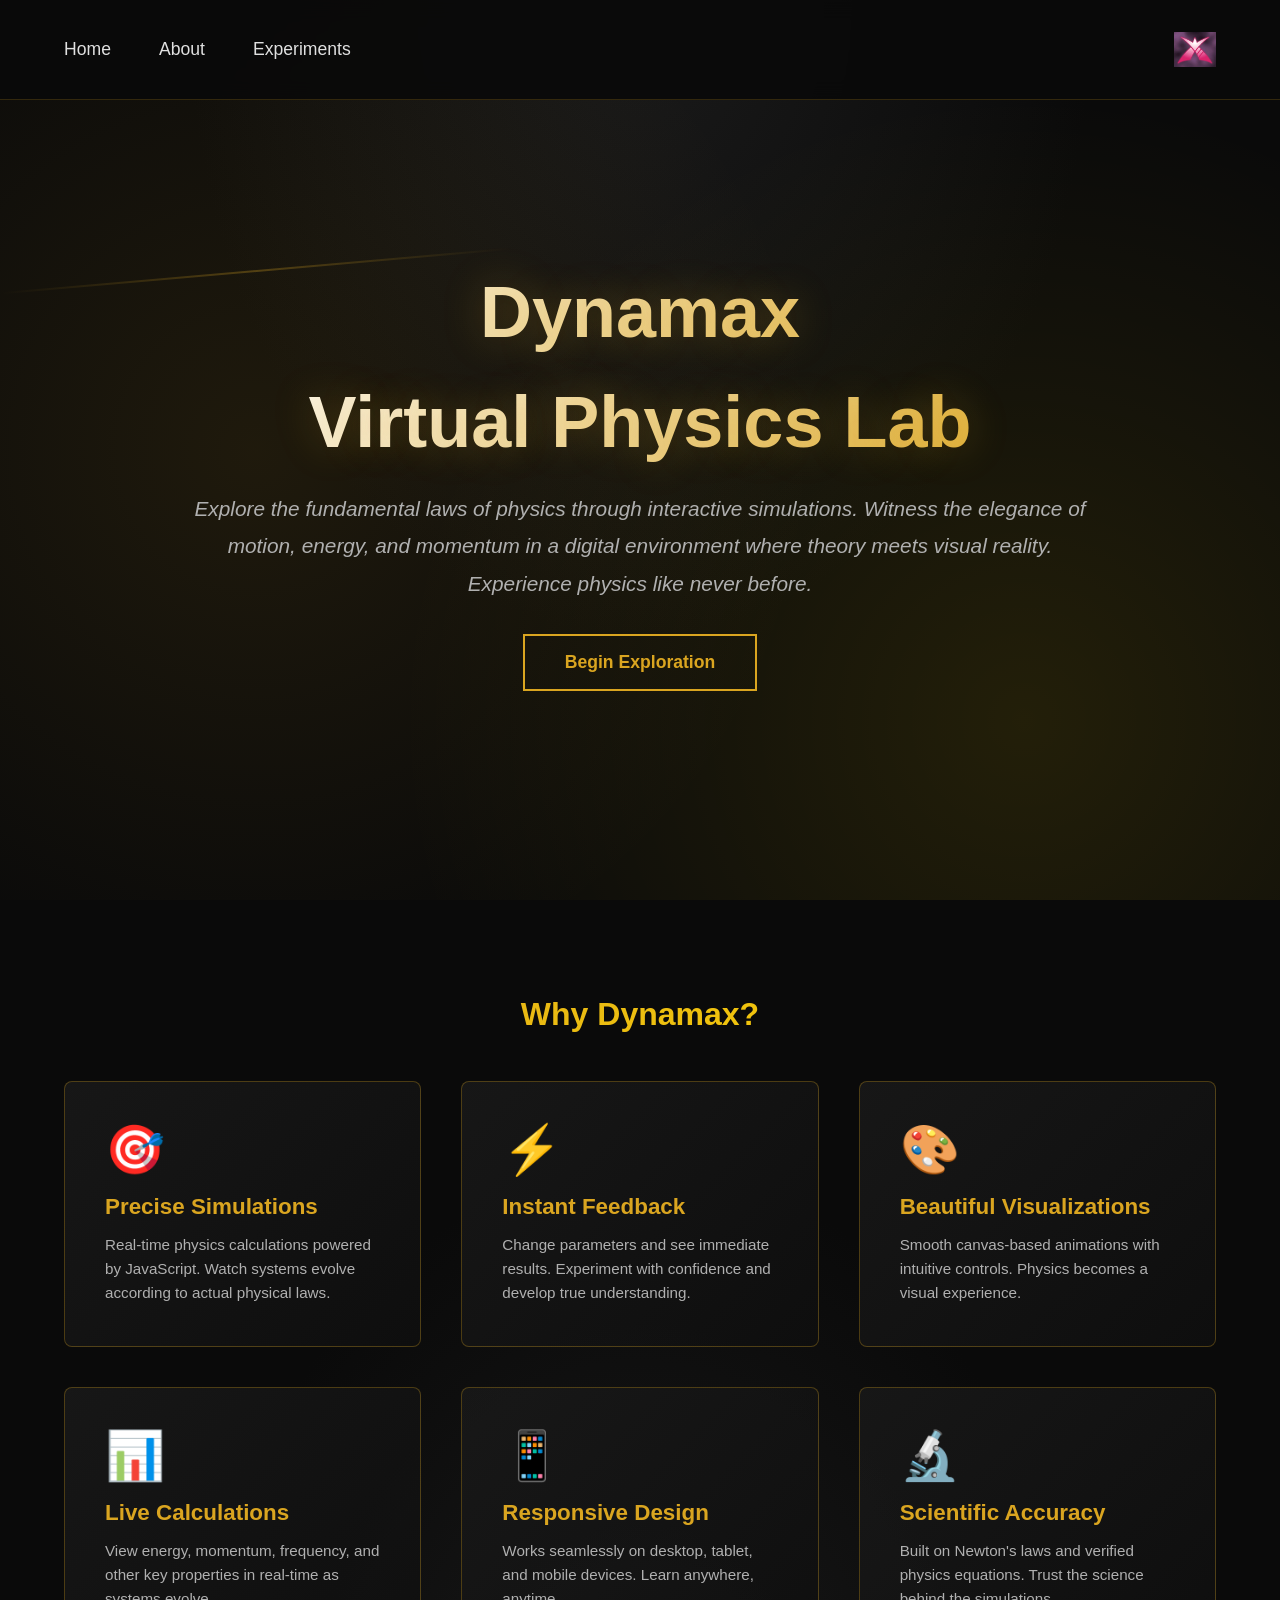
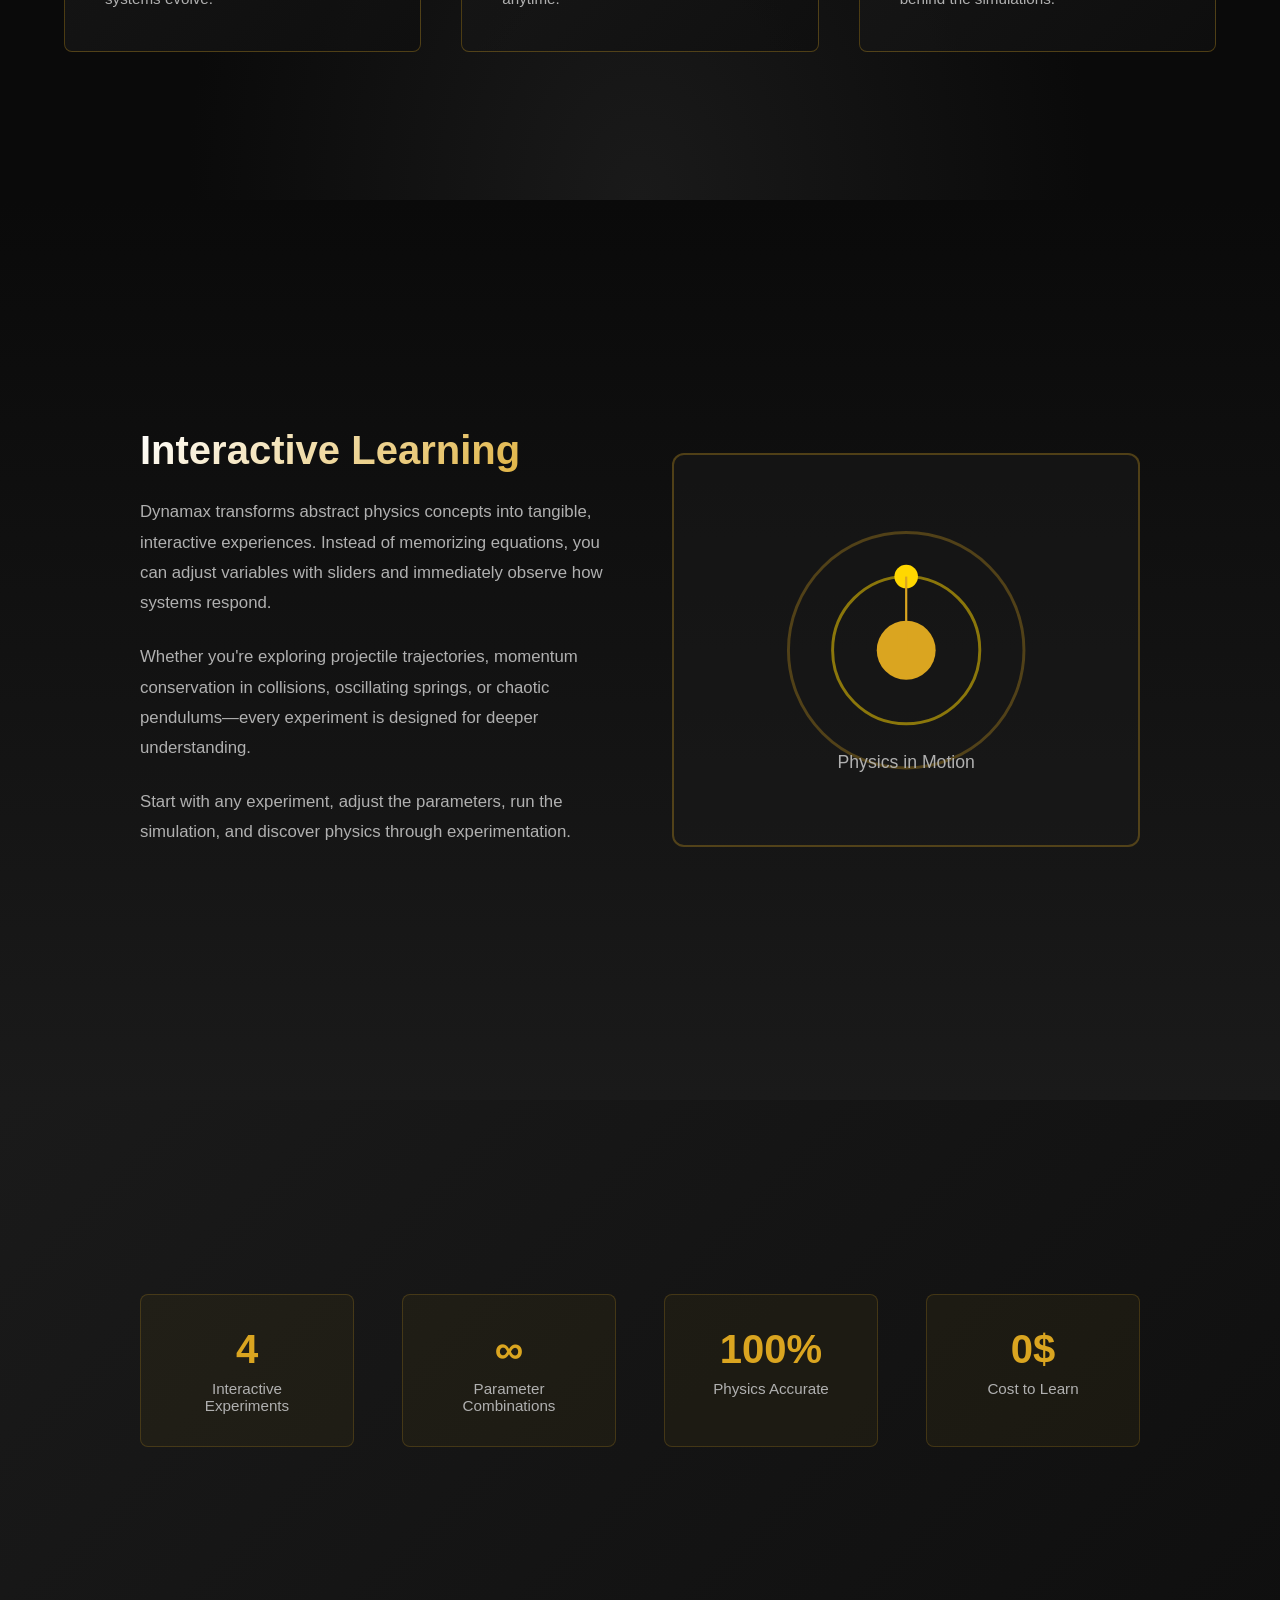
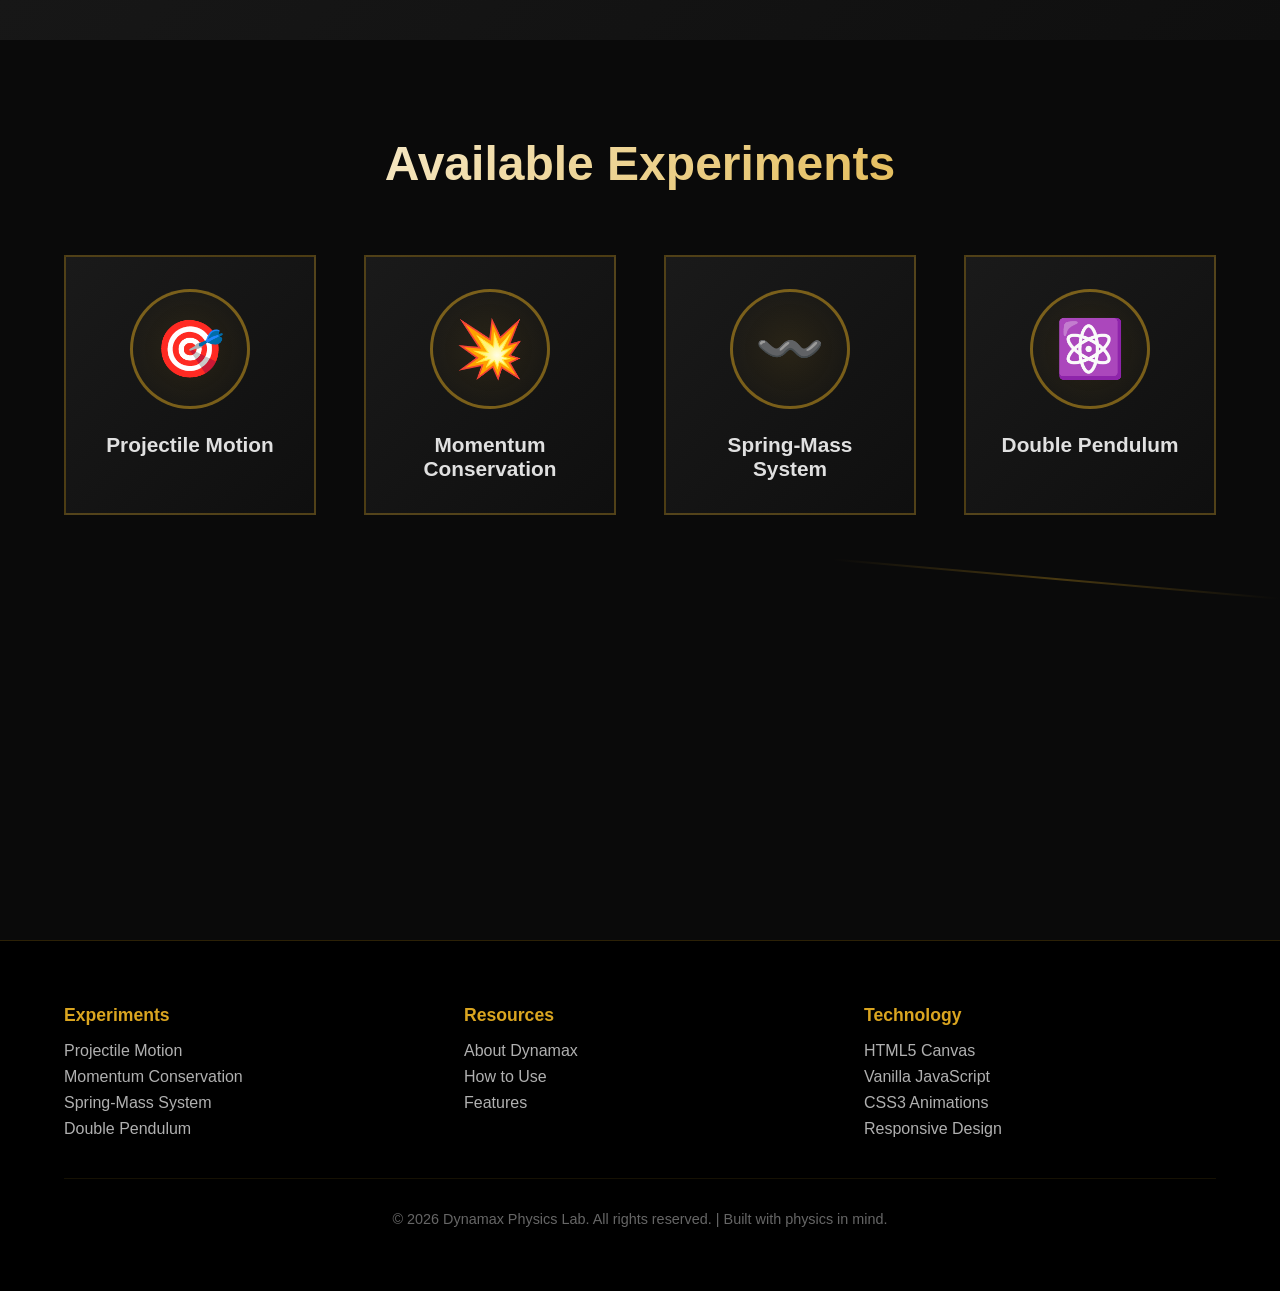
<file: pages/index.html>
<!DOCTYPE html>
<html lang="en">
<head>
    <meta charset="UTF-8">
    <meta name="viewport" content="width=device-width, initial-scale=1.0">
    <title>Dynamax:Virtual Physics Lab</title>
    <link rel="stylesheet" href="../css/style.css">
    <style>
        .features-section {
            min-height: 100vh;
            padding: 6rem 4rem;
            background: radial-gradient(ellipse at bottom, #1a1a1a 0%, #0a0a0a 50%);
            position: relative;
        }

        .section-subtitle {
            font-size: 2rem;
            text-align: center;
            margin-bottom: 3rem;
            background: linear-gradient(135deg, #daa520, #ffd700);
            -webkit-background-clip: text;
            -webkit-text-fill-color: transparent;
            background-clip: text;
        }

        .features-grid {
            display: grid;
            grid-template-columns: repeat(auto-fit, minmax(300px, 1fr));
            gap: 2.5rem;
            max-width: 1300px;
            margin: 0 auto;
        }

        .feature-card {
            background: linear-gradient(135deg, rgba(26, 26, 26, 0.8), rgba(15, 15, 15, 0.8));
            border: 1px solid rgba(218, 165, 32, 0.3);
            padding: 2.5rem;
            border-radius: 8px;
            transition: all 0.4s;
            position: relative;
            overflow: hidden;
        }

        .feature-card::before {
            content: '';
            position: absolute;
            top: 0;
            left: 0;
            right: 0;
            height: 3px;
            background: linear-gradient(90deg, #daa520, #ffd700, transparent);
            transform: scaleX(0);
            transform-origin: left;
            transition: transform 0.4s;
        }

        .feature-card:hover::before {
            transform: scaleX(1);
        }

        .feature-card:hover {
            transform: translateY(-8px);
            border-color: #daa520;
            box-shadow: 0 15px 40px rgba(218, 165, 32, 0.25);
        }

        .feature-icon {
            font-size: 3rem;
            margin-bottom: 1rem;
            display: inline-block;
        }

        .feature-card h3 {
            color: #daa520;
            font-size: 1.4rem;
            margin-bottom: 0.8rem;
        }

        .feature-card p {
            color: #b0b0b0;
            line-height: 1.6;
            font-size: 0.95rem;
        }

        .demo-section {
            min-height: 100vh;
            padding: 6rem 4rem;
            display: flex;
            align-items: center;
            justify-content: center;
            background: linear-gradient(to bottom, #0a0a0a, #1a1a1a);
            position: relative;
            overflow: hidden;
        }

        .demo-content {
            max-width: 1000px;
            display: grid;
            grid-template-columns: 1fr 1fr;
            gap: 4rem;
            align-items: center;
        }

        .demo-text h2 {
            font-size: 2.5rem;
            margin-bottom: 1.5rem;
            background: linear-gradient(135deg, #ffffff, #daa520);
            -webkit-background-clip: text;
            -webkit-text-fill-color: transparent;
            background-clip: text;
        }

        .demo-text p {
            color: #b0b0b0;
            font-size: 1.05rem;
            line-height: 1.8;
            margin-bottom: 1.5rem;
        }

        .demo-visual {
            background: rgba(26, 26, 26, 0.5);
            border: 2px solid rgba(218, 165, 32, 0.3);
            border-radius: 12px;
            padding: 3rem;
            text-align: center;
            min-height: 300px;
            display: flex;
            align-items: center;
            justify-content: center;
            position: relative;
        }

        .demo-visual svg {
            max-width: 100%;
            height: auto;
        }

        .physics-icon {
            font-size: 4rem;
            margin-bottom: 1rem;
        }

        .demo-visual h3 {
            color: #daa520;
            font-size: 1.3rem;
            margin-bottom: 0.5rem;
        }

        .demo-visual p {
            color: #999;
            font-size: 0.9rem;
        }

        .stats-section {
            min-height: 60vh;
            padding: 4rem;
            background: linear-gradient(135deg, #1a1a1a, #0f0f0f);
            display: flex;
            align-items: center;
            justify-content: center;
        }

        .stats-grid {
            display: grid;
            grid-template-columns: repeat(auto-fit, minmax(200px, 1fr));
            gap: 3rem;
            max-width: 1000px;
            width: 100%;
        }

        .stat-box {
            text-align: center;
            padding: 2rem;
            border: 1px solid rgba(218, 165, 32, 0.2);
            border-radius: 8px;
            background: rgba(218, 165, 32, 0.05);
            transition: all 0.3s;
        }

        .stat-box:hover {
            border-color: #daa520;
            box-shadow: 0 0 20px rgba(218, 165, 32, 0.2);
            transform: translateY(-5px);
        }

        .stat-number {
            font-size: 2.5rem;
            color: #daa520;
            font-weight: bold;
            margin-bottom: 0.5rem;
        }

        .stat-label {
            color: #b0b0b0;
            font-size: 0.95rem;
        }

        .footer {
            background: #000;
            border-top: 1px solid rgba(218, 165, 32, 0.2);
            padding: 4rem;
            color: #b0b0b0;
        }

        .footer-content {
            max-width: 1200px;
            margin: 0 auto;
            display: grid;
            grid-template-columns: repeat(auto-fit, minmax(250px, 1fr));
            gap: 3rem;
            margin-bottom: 2rem;
        }

        .footer-section h4 {
            color: #daa520;
            margin-bottom: 1rem;
            font-size: 1.1rem;
        }

        .footer-section ul {
            list-style: none;
        }

        .footer-section ul li {
            margin-bottom: 0.5rem;
        }

        .footer-section a {
            color: #b0b0b0;
            text-decoration: none;
            transition: color 0.3s;
        }

        .footer-section a:hover {
            color: #daa520;
        }

        .footer-bottom {
            max-width: 1200px;
            margin: 0 auto;
            padding-top: 2rem;
            border-top: 1px solid rgba(218, 165, 32, 0.1);
            text-align: center;
            color: #666;
            font-size: 0.9rem;
        }

        @media (max-width: 768px) {
            .demo-content {
                grid-template-columns: 1fr;
            }

            .demo-text h2 {
                font-size: 1.8rem;
            }

            .features-section {
                padding: 3rem 2rem;
            }

            .footer-content {
                grid-template-columns: 1fr;
            }
        }
    </style>
</head>

<body>
    <nav>
        <ul class="nav-links">
            <li><a href="#home">Home</a></li>
            <li><a href="./about.html">About</a></li>
            <li><a href="#experiments">Experiments</a></li>
        </ul>
        <div class="logo"><img src="../assets/icons/DMaxLogo.png" alt="Logo"></div>
    </nav>

    <section class="hero" id="home">
        <div class="crack-line crack-1"></div>
        <div class="hero-content">
            <h1>Dynamax</h1>
            <h1>Virtual Physics Lab</h1>
            <p>
                <em>Explore the fundamental laws of physics through interactive simulations. 
                Witness the elegance of motion, energy, and momentum in a digital environment 
                where theory meets visual reality. Experience physics like never before.</em>
            </p>
            <a href="#experiments" class="cta-button">Begin Exploration</a>
        </div>
    </section>

    <section class="features-section">
        <h2 class="section-subtitle">Why Dynamax?</h2>
        <div class="features-grid">
            <div class="feature-card">
                <div class="feature-icon">🎯</div>
                <h3>Precise Simulations</h3>
                <p>Real-time physics calculations powered by JavaScript. Watch systems evolve according to actual physical laws.</p>
            </div>
            <div class="feature-card">
                <div class="feature-icon">⚡</div>
                <h3>Instant Feedback</h3>
                <p>Change parameters and see immediate results. Experiment with confidence and develop true understanding.</p>
            </div>
            <div class="feature-card">
                <div class="feature-icon">🎨</div>
                <h3>Beautiful Visualizations</h3>
                <p>Smooth canvas-based animations with intuitive controls. Physics becomes a visual experience.</p>
            </div>
            <div class="feature-card">
                <div class="feature-icon">📊</div>
                <h3>Live Calculations</h3>
                <p>View energy, momentum, frequency, and other key properties in real-time as systems evolve.</p>
            </div>
            <div class="feature-card">
                <div class="feature-icon">📱</div>
                <h3>Responsive Design</h3>
                <p>Works seamlessly on desktop, tablet, and mobile devices. Learn anywhere, anytime.</p>
            </div>
            <div class="feature-card">
                <div class="feature-icon">🔬</div>
                <h3>Scientific Accuracy</h3>
                <p>Built on Newton's laws and verified physics equations. Trust the science behind the simulations.</p>
            </div>
        </div>
    </section>

    <section class="demo-section">
        <div class="demo-content">
            <div class="demo-text">
                <h2>Interactive Learning</h2>
                <p>
                    Dynamax transforms abstract physics concepts into tangible, interactive experiences. Instead of memorizing equations, 
                    you can adjust variables with sliders and immediately observe how systems respond.
                </p>
                <p>
                    Whether you're exploring projectile trajectories, momentum conservation in collisions, oscillating springs, 
                    or chaotic pendulums—every experiment is designed for deeper understanding.
                </p>
                <p>
                    Start with any experiment, adjust the parameters, run the simulation, and discover physics through experimentation.
                </p>
            </div>
            <div class="demo-visual">
                <svg viewBox="0 0 200 200" style="width: 80%; height: auto;">
                    <!-- Simple animated-style SVG -->
                    <circle cx="100" cy="100" r="80" fill="none" stroke="#daa520" stroke-width="2" opacity="0.3"/>
                    <circle cx="100" cy="100" r="50" fill="none" stroke="#ffd700" stroke-width="2" opacity="0.5"/>
                    <circle cx="100" cy="100" r="20" fill="#daa520"/>
                    <circle cx="100" cy="50" r="8" fill="#ffd700"/>
                    <line x1="100" y1="100" x2="100" y2="50" stroke="#daa520" stroke-width="1.5"/>
                    <text x="100" y="180" text-anchor="middle" fill="#b0b0b0" font-size="12">Physics in Motion</text>
                </svg>
            </div>
        </div>
    </section>

    <section class="stats-section">
        <div class="stats-grid">
            <div class="stat-box">
                <div class="stat-number">4</div>
                <div class="stat-label">Interactive Experiments</div>
            </div>
            <div class="stat-box">
                <div class="stat-number">∞</div>
                <div class="stat-label">Parameter Combinations</div>
            </div>
            <div class="stat-box">
                <div class="stat-number">100%</div>
                <div class="stat-label">Physics Accurate</div>
            </div>
            <div class="stat-box">
                <div class="stat-number">0$</div>
                <div class="stat-label">Cost to Learn</div>
            </div>
        </div>
    </section>

    <section class="experiments-section" id="experiments">
        <div class="crack-line crack-2"></div>
        <h2 class="section-title">Available Experiments</h2>
        <div class="experiments-grid" id="experimentsGrid">
            <div class="experiment-card" onclick="location.href='./experiments-pages/projectile.html'">
                <div class="experiment-icon">🎯</div>
                <div class="experiment-name">Projectile Motion</div>
            </div>
            <div class="experiment-card" onclick="location.href='./experiments-pages/collision.html'">
                <div class="experiment-icon">💥</div>
                <div class="experiment-name">Momentum Conservation</div>
            </div>
            <div class="experiment-card" onclick="location.href='./experiments-pages/spring-mass.html'">
                <div class="experiment-icon">〰️</div>
                <div class="experiment-name">Spring-Mass System</div>
            </div>
            <div class="experiment-card" onclick="location.href='./experiments-pages/double-pendulum.html'">
                <div class="experiment-icon">⚛️</div>
                <div class="experiment-name">Double Pendulum</div>
            </div>
        </div>
    </section>

    <footer class="footer">
        <div class="footer-content">
            <div class="footer-section">
                <h4>Experiments</h4>
                <ul>
                    <li><a href="./experiments-pages/projectile.html">Projectile Motion</a></li>
                    <li><a href="./experiments-pages/collision.html">Momentum Conservation</a></li>
                    <li><a href="./experiments-pages/spring-mass.html">Spring-Mass System</a></li>
                    <li><a href="./experiments-pages/double-pendulum.html">Double Pendulum</a></li>
                </ul>
            </div>
            <div class="footer-section">
                <h4>Resources</h4>
                <ul>
                    <li><a href="./about.html">About Dynamax</a></li>
                    <li><a href="./about.html">How to Use</a></li>
                    <li><a href="./about.html">Features</a></li>
                </ul>
            </div>
            <div class="footer-section">
                <h4>Technology</h4>
                <ul>
                    <li>HTML5 Canvas</li>
                    <li>Vanilla JavaScript</li>
                    <li>CSS3 Animations</li>
                    <li>Responsive Design</li>
                </ul>
            </div>
        </div>
        <div class="footer-bottom">
            <p>&copy; 2026 Dynamax Physics Lab. All rights reserved. | Built with physics in mind.</p>
        </div>
    </footer>

    <script src="../js/index.js"></script>
</body>
</html>
</file>
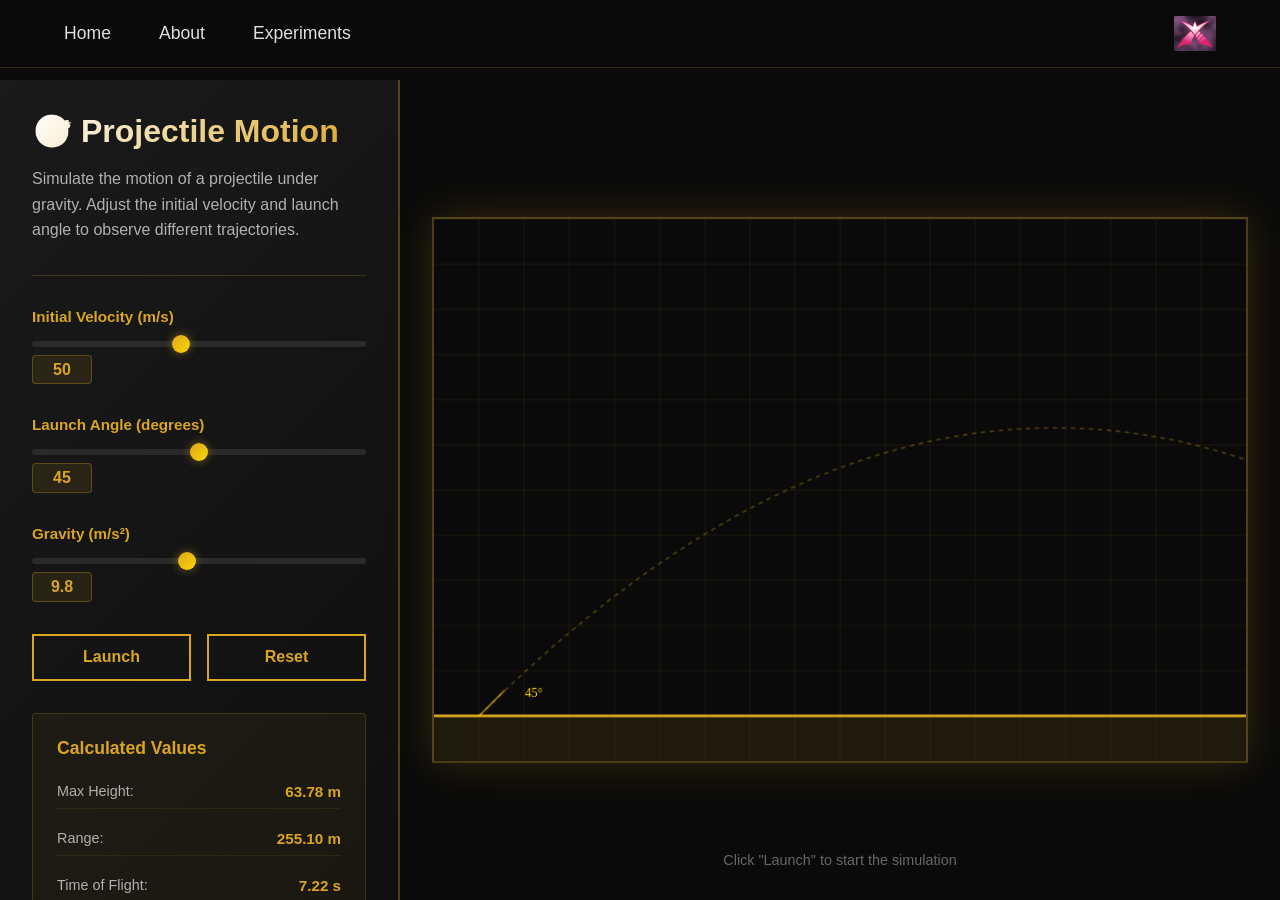
<file: projectile.html>
<!DOCTYPE html>
<html lang="en">
<head>
    <meta charset="UTF-8">
    <meta name="viewport" content="width=device-width, initial-scale=1.0">
    <title>Projectile Motion - Virtual Physics Lab</title>
    <link rel="stylesheet" href="css/projectile.css">
</head>
<body>
    
    <nav>
        <ul class="nav-links">
            <li><a href="index.html">Home</a></li>
            <li><a href="#about">About</a></li>
            <li><a href="index.html#experiments">Experiments</a></li>
        </ul>
        <div class="logo"><img src="assets/icons/DMaxLogo.png" alt="logo"></div>
    </nav>

    <main class="experiment-container">
        <aside class="controls-panel">
            <h2 class="panel-title">🎯 Projectile Motion</h2>
            <p class="description">
                Simulate the motion of a projectile under gravity. Adjust the initial velocity and launch angle to observe different trajectories.
            </p>

            <div class="control-group">
                <label for="velocity">Initial Velocity (m/s)</label>
                <input type="range" id="velocity" min="10" max="100" value="50" step="1">
                <span class="value-display" id="velocityValue">50</span>
            </div>

            <div class="control-group">
                <label for="angle">Launch Angle (degrees)</label>
                <input type="range" id="angle" min="0" max="90" value="45" step="1">
                <span class="value-display" id="angleValue">45</span>
            </div>

            <div class="control-group">
                <label for="gravity">Gravity (m/s²)</label>
                <input type="range" id="gravity" min="1" max="20" value="9.8" step="0.1">
                <span class="value-display" id="gravityValue">9.8</span>
            </div>

            <div class="button-group">
                <button id="launchBtn" class="primary-btn">Launch</button>
                <button id="resetBtn" class="secondary-btn">Reset</button>
            </div>

            <div class="info-panel">
                <h3>Calculated Values</h3>
                <div class="info-item">
                    <span class="info-label">Max Height:</span>
                    <span class="info-value" id="maxHeight">0.00 m</span>
                </div>
                <div class="info-item">
                    <span class="info-label">Range:</span>
                    <span class="info-value" id="range">0.00 m</span>
                </div>
                <div class="info-item">
                    <span class="info-label">Time of Flight:</span>
                    <span class="info-value" id="flightTime">0.00 s</span>
                </div>
                <div class="info-item">
                    <span class="info-label">Current Height:</span>
                    <span class="info-value" id="currentHeight">0.00 m</span>
                </div>
            </div>

            <div class="toggle-group">
                <label class="toggle-label">
                    <input type="checkbox" id="showTrajectory" checked>
                    <span>Show Trajectory Path</span>
                </label>
                <label class="toggle-label">
                    <input type="checkbox" id="showVectors">
                    <span>Show Velocity Vectors</span>
                </label>
            </div>
        </aside>

        <section class="canvas-panel">
            <canvas id="simulationCanvas"></canvas>
            <div class="canvas-info">
                <p>Click "Launch" to start the simulation</p>
            </div>
        </section>
    </main>

    <script src="js/projectile.js"></script>
</body>
</html>
</file>
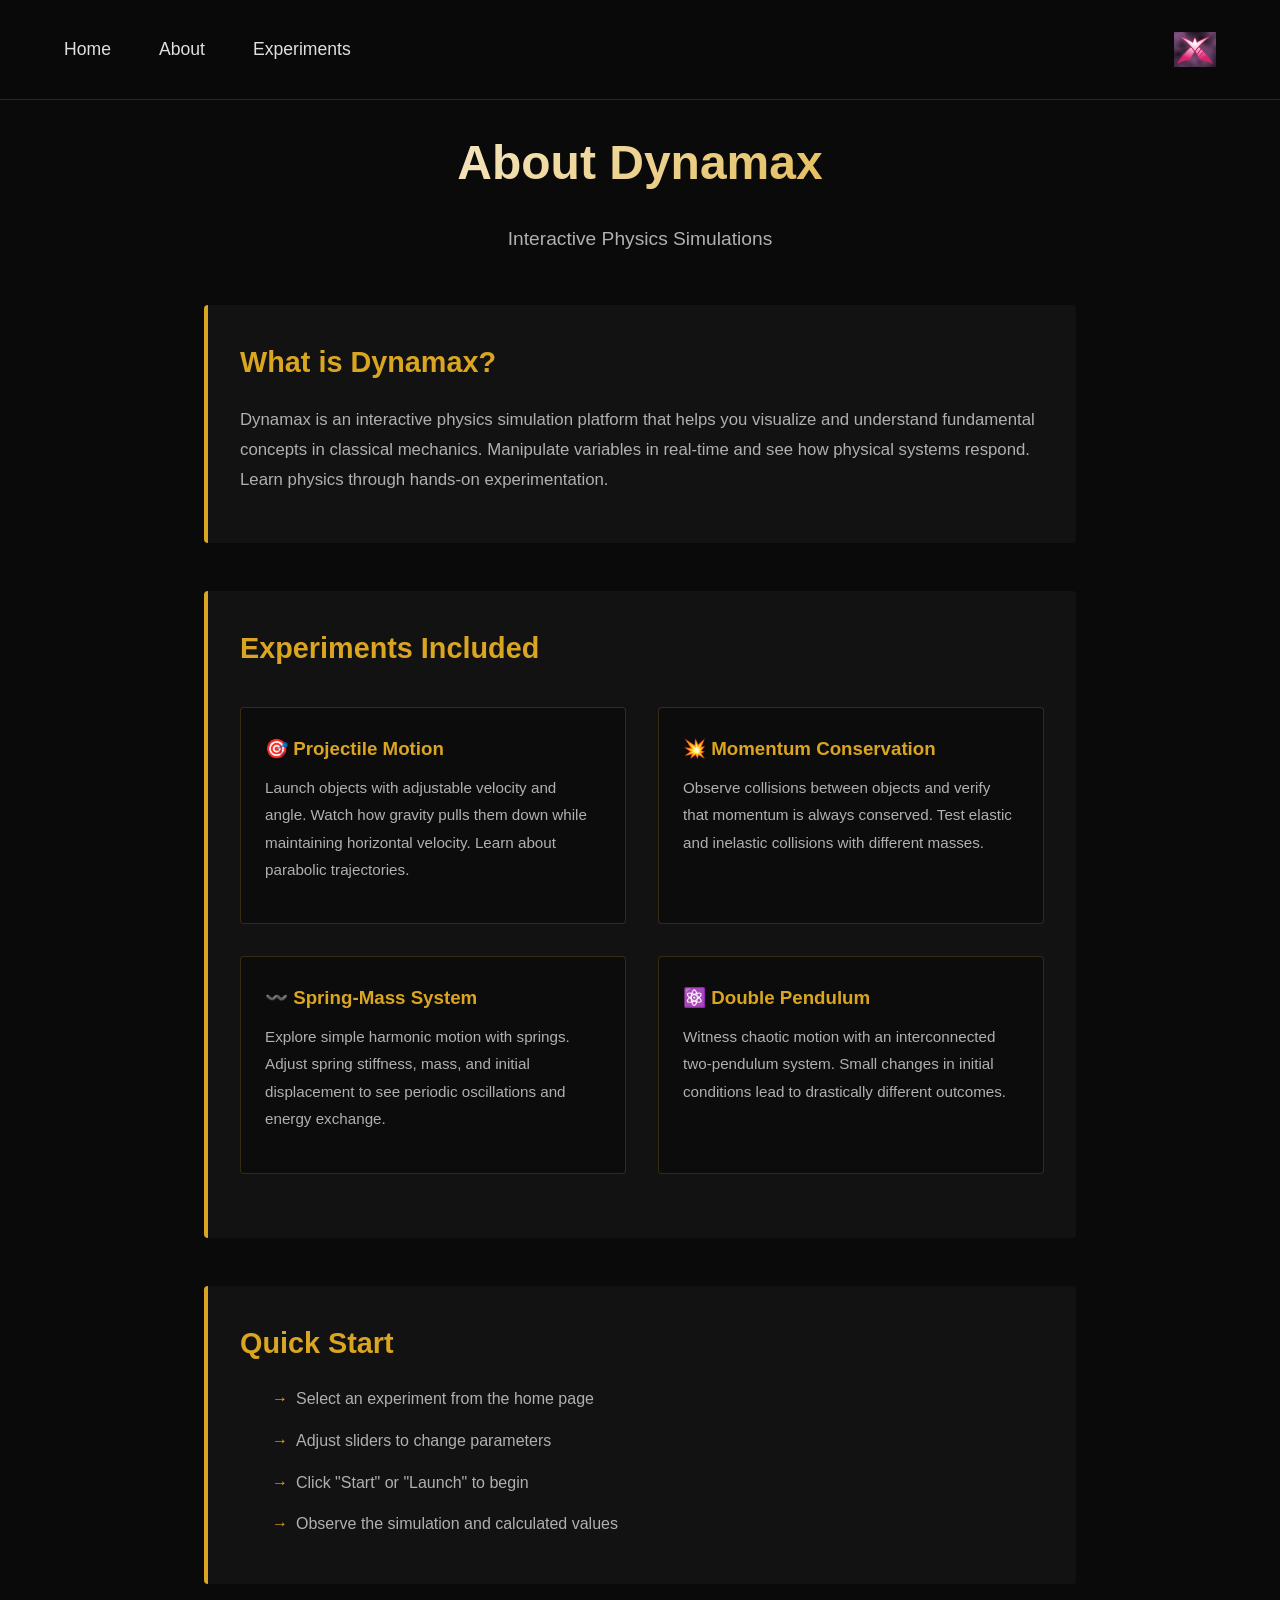
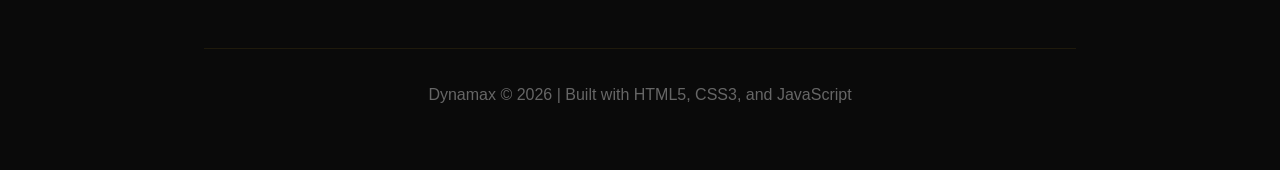
<file: pages/about.html>
<!DOCTYPE html>
<html lang="en">
<head>
    <meta charset="UTF-8">
    <meta name="viewport" content="width=device-width, initial-scale=1.0">
    <title>About - Virtual Physics Lab</title>
    <link rel="stylesheet" href="../css/style.css">
    <style>
        .about-container {
            max-width: 1000px;
            margin: 0 auto;
            padding: 120px 4rem 60px;
            line-height: 1.8;
        }

        .about-header {
            text-align: center;
            margin-bottom: 3rem;
        }

        .about-header h1 {
            font-size: 3rem;
            margin-bottom: 1rem;
            background: linear-gradient(135deg, #ffffff, #daa520);
            -webkit-background-clip: text;
            -webkit-text-fill-color: transparent;
            background-clip: text;
        }

        .about-section {
            margin-bottom: 3rem;
            background: rgba(26, 26, 26, 0.5);
            padding: 2rem;
            border-left: 4px solid #daa520;
            border-radius: 4px;
        }

        .about-section h2 {
            color: #daa520;
            font-size: 1.8rem;
            margin-bottom: 1rem;
        }

        .about-section p {
            color: #b0b0b0;
            font-size: 1.05rem;
            margin-bottom: 1rem;
        }

        .about-section ul {
            color: #b0b0b0;
            margin-left: 2rem;
            list-style: none;
        }

        .about-section ul li {
            margin-bottom: 0.8rem;
            position: relative;
            padding-left: 1.5rem;
        }

        .about-section ul li:before {
            content: "→";
            position: absolute;
            left: 0;
            color: #daa520;
            font-weight: bold;
        }

        .experiments-list {
            display: grid;
            grid-template-columns: repeat(auto-fit, minmax(250px, 1fr));
            gap: 2rem;
            margin: 2rem 0;
        }

        .experiment-item {
            background: rgba(0, 0, 0, 0.3);
            padding: 1.5rem;
            border: 1px solid rgba(218, 165, 32, 0.2);
            border-radius: 4px;
            transition: all 0.3s;
        }

        .experiment-item:hover {
            border-color: #daa520;
            transform: translateY(-5px);
            box-shadow: 0 5px 20px rgba(218, 165, 32, 0.2);
        }

        .experiment-item h3 {
            color: #daa520;
            margin-bottom: 0.5rem;
        }

        .experiment-item p {
            font-size: 0.95rem;
        }

        .footer-text {
            text-align: center;
            color: #666;
            margin-top: 4rem;
            padding-top: 2rem;
            border-top: 1px solid rgba(218, 165, 32, 0.1);
        }

        @media (max-width: 768px) {
            .about-container {
                padding: 100px 2rem 40px;
            }

            .about-header h1 {
                font-size: 2rem;
            }

            .about-section {
                padding: 1.5rem;
            }
        }
    </style>
</head>
<body>
    <nav>
        <ul class="nav-links">
            <li><a href="./index.html">Home</a></li>
            <li><a href="#about">About</a></li>
            <li><a href="./index.html#experiments">Experiments</a></li>
        </ul>
        <div class="logo"><img src="../assets/icons/DMaxLogo.png" alt="Logo"></div>
    </nav>

    <div class="about-container">
        <div class="about-header">
            <h1>About Dynamax</h1>
            <p style="color: #b0b0b0; font-size: 1.2rem;">Interactive Physics Simulations</p>
        </div>

        <div class="about-section">
            <h2>What is Dynamax?</h2>
            <p>
                Dynamax is an interactive physics simulation platform that helps you visualize and understand 
                fundamental concepts in classical mechanics. Manipulate variables in real-time and see how physical 
                systems respond. Learn physics through hands-on experimentation.
            </p>
        </div>

        <div class="about-section">
            <h2>Experiments Included</h2>
            <div class="experiments-list">
                <div class="experiment-item">
                    <h3>🎯 Projectile Motion</h3>
                    <p>Launch objects with adjustable velocity and angle. Watch how gravity pulls them down while maintaining horizontal velocity. Learn about parabolic trajectories.</p>
                </div>
                <div class="experiment-item">
                    <h3>💥 Momentum Conservation</h3>
                    <p>Observe collisions between objects and verify that momentum is always conserved. Test elastic and inelastic collisions with different masses.</p>
                </div>
                <div class="experiment-item">
                    <h3>〰️ Spring-Mass System</h3>
                    <p>Explore simple harmonic motion with springs. Adjust spring stiffness, mass, and initial displacement to see periodic oscillations and energy exchange.</p>
                </div>
                <div class="experiment-item">
                    <h3>⚛️ Double Pendulum</h3>
                    <p>Witness chaotic motion with an interconnected two-pendulum system. Small changes in initial conditions lead to drastically different outcomes.</p>
                </div>
            </div>
        </div>

        <div class="about-section">
            <h2>Quick Start</h2>
            <ul>
                <li>Select an experiment from the home page</li>
                <li>Adjust sliders to change parameters</li>
                <li>Click "Start" or "Launch" to begin</li>
                <li>Observe the simulation and calculated values</li>
            </ul>
        </div>

        <div class="footer-text">
            <p>Dynamax © 2026 | Built with HTML5, CSS3, and JavaScript</p>
        </div>
    </div>
</body>
</html>
</file>
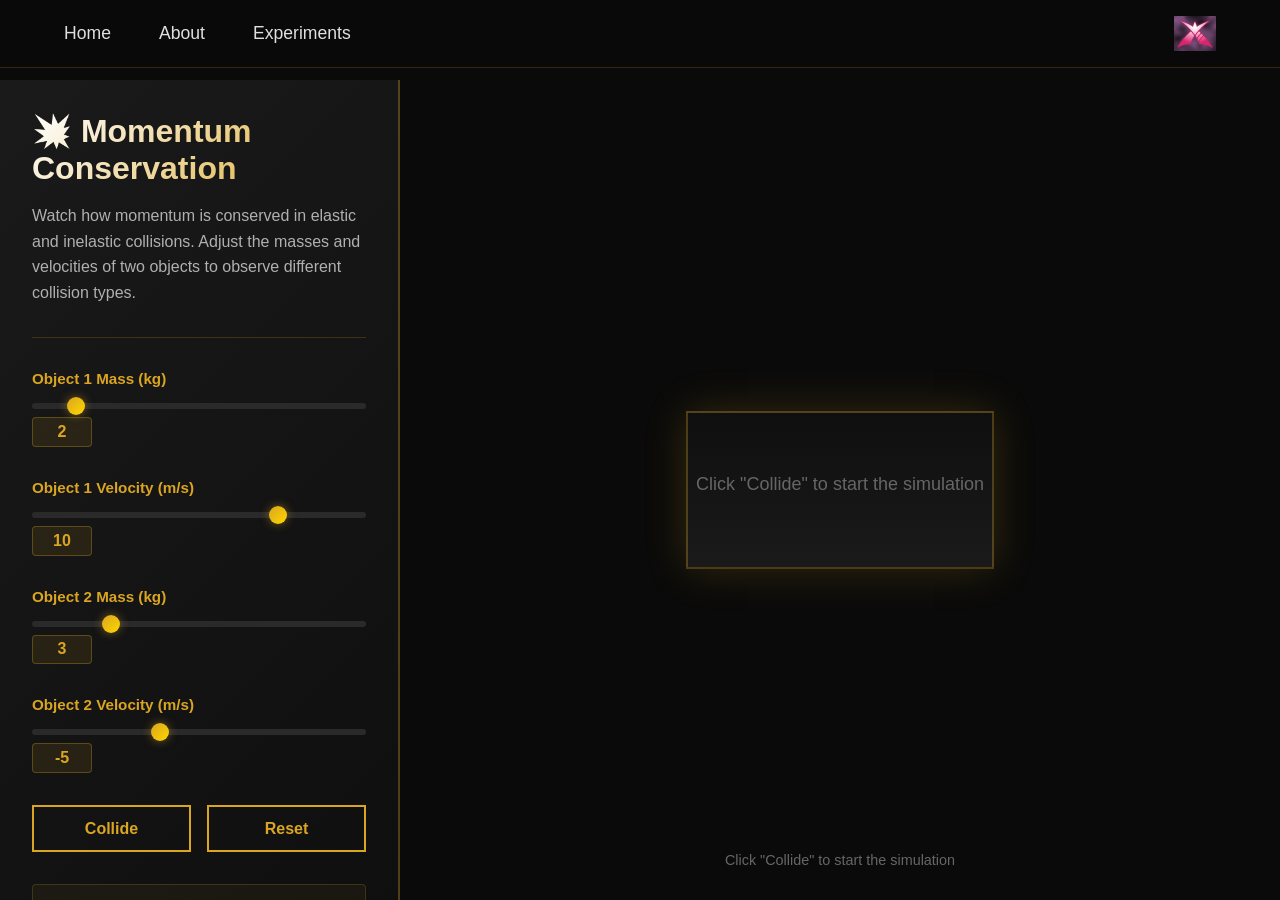
<file: pages/experiments-pages/collision.html>
<!DOCTYPE html>
<html lang="en">
<head>
    <meta charset="UTF-8">
    <meta name="viewport" content="width=device-width, initial-scale=1.0">
    <title>Collision - Virtual Physics Lab</title>
    <link rel="stylesheet" href="../../css/collision.css">
</head>
<body>
    
    <nav>
        <ul class="nav-links">
            <li><a href="../index.html">Home</a></li>
            <li><a href="../about.html">About</a></li>
            <li><a href="../index.html#experiments">Experiments</a></li>
        </ul>
        <div class="logo"><img src="../../assets/icons/DMaxLogo.png" alt="logo"></div>
    </nav>

    <main class="experiment-container">
        <aside class="controls-panel">
            <h2 class="panel-title">💥 Momentum Conservation</h2>
            <p class="description">
                Watch how momentum is conserved in elastic and inelastic collisions. Adjust the masses and velocities of two objects to observe different collision types.
            </p>

            <div class="control-group">
                <label for="mass1">Object 1 Mass (kg)</label>
                <input type="range" id="mass1" min="1" max="10" value="2" step="0.5">
                <span class="value-display" id="mass1Value">2</span>
            </div>

            <div class="control-group">
                <label for="velocity1">Object 1 Velocity (m/s)</label>
                <input type="range" id="velocity1" min="-20" max="20" value="10" step="1">
                <span class="value-display" id="velocity1Value">10</span>
            </div>

            <div class="control-group">
                <label for="mass2">Object 2 Mass (kg)</label>
                <input type="range" id="mass2" min="1" max="10" value="3" step="0.5">
                <span class="value-display" id="mass2Value">3</span>
            </div>

            <div class="control-group">
                <label for="velocity2">Object 2 Velocity (m/s)</label>
                <input type="range" id="velocity2" min="-20" max="20" value="-5" step="1">
                <span class="value-display" id="velocity2Value">-5</span>
            </div>

            <div class="button-group">
                <button id="collideBtn" class="primary-btn">Collide</button>
                <button id="resetBtn" class="secondary-btn">Reset</button>
            </div>

            <div class="info-panel">
                <h3>System Values</h3>
                <div class="info-item">
                    <span class="info-label">Initial Momentum:</span>
                    <span class="info-value" id="initialMomentum">0.00 kg·m/s</span>
                </div>
                <div class="info-item">
                    <span class="info-label">Final Momentum:</span>
                    <span class="info-value" id="finalMomentum">0.00 kg·m/s</span>
                </div>
                <div class="info-item">
                    <span class="info-label">Energy Loss:</span>
                    <span class="info-value" id="energyLoss">0.00 %</span>
                </div>
            </div>

            <div class="toggle-group">
                <label class="toggle-label">
                    <input type="checkbox" id="elasticCollision" checked>
                    <span>Elastic Collision</span>
                </label>
                <label class="toggle-label">
                    <input type="checkbox" id="showVectors">
                    <span>Show Vectors</span>
                </label>
            </div>
        </aside>

        <section class="canvas-panel">
            <canvas id="simulationCanvas"></canvas>
            <div class="canvas-info">
                <p>Click "Collide" to start the simulation</p>
            </div>
        </section>
    </main>

    <script src="../../js/collision.js"></script>
</body>
</html>
</file>
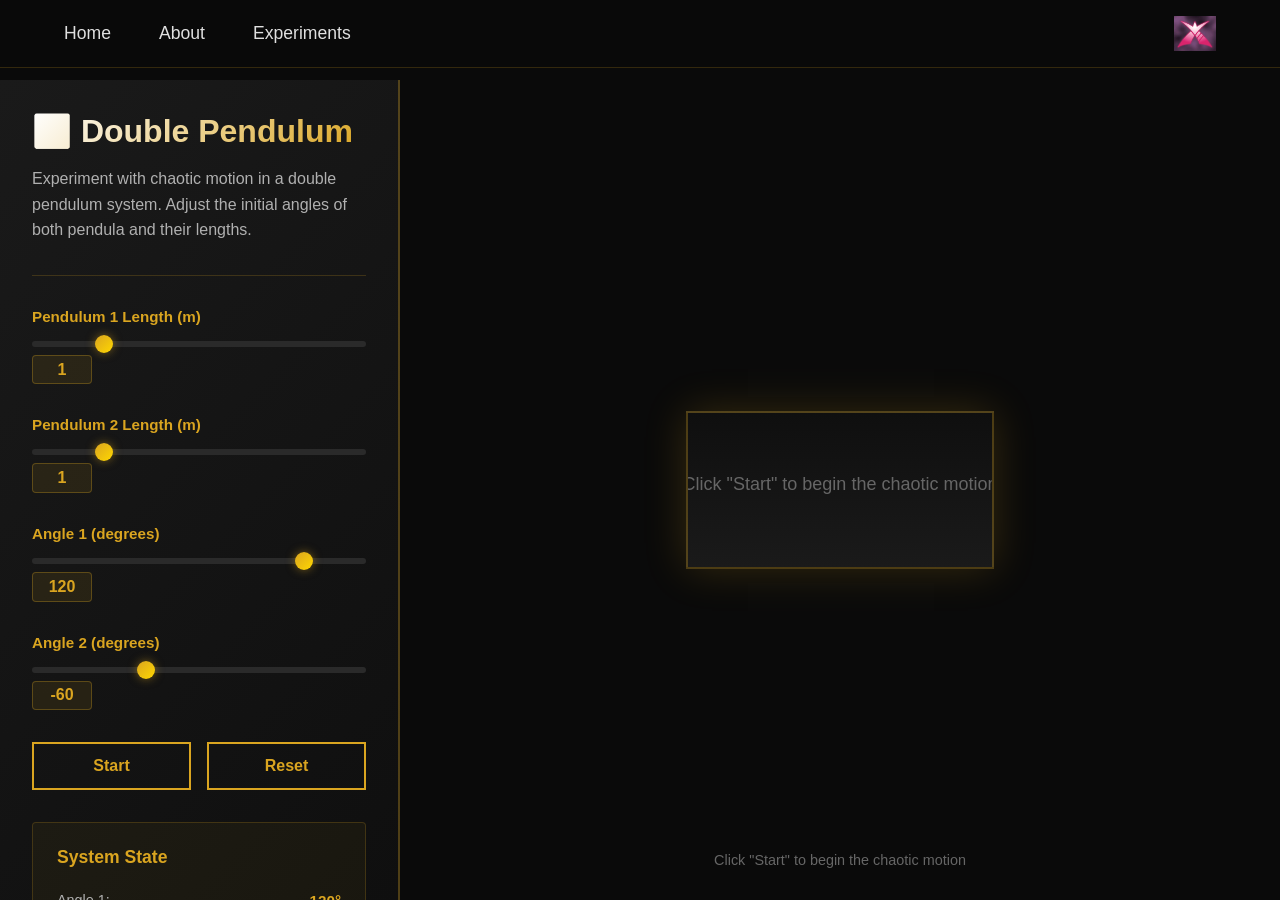
<file: pages/experiments-pages/double-pendulum.html>
<!DOCTYPE html>
<html lang="en">
<head>
    <meta charset="UTF-8">
    <meta name="viewport" content="width=device-width, initial-scale=1.0">
    <title>Double Pendulum - Virtual Physics Lab</title>
    <link rel="stylesheet" href="../../css/double-pendulum.css">
</head>
<body>
    
    <nav>
        <ul class="nav-links">
            <li><a href="../index.html">Home</a></li>
            <li><a href="../about.html">About</a></li>
            <li><a href="../index.html#experiments">Experiments</a></li>
        </ul>
        <div class="logo"><img src="../../assets/icons/DMaxLogo.png" alt="logo"></div>
    </nav>

    <main class="experiment-container">
        <aside class="controls-panel">
            <h2 class="panel-title">⚛️ Double Pendulum</h2>
            <p class="description">
                Experiment with chaotic motion in a double pendulum system. Adjust the initial angles of both pendula and their lengths.
            </p>

            <div class="control-group">
                <label for="length1">Pendulum 1 Length (m)</label>
                <input type="range" id="length1" min="0.5" max="3" value="1" step="0.1">
                <span class="value-display" id="length1Value">1</span>
            </div>

            <div class="control-group">
                <label for="length2">Pendulum 2 Length (m)</label>
                <input type="range" id="length2" min="0.5" max="3" value="1" step="0.1">
                <span class="value-display" id="length2Value">1</span>
            </div>

            <div class="control-group">
                <label for="angle1">Angle 1 (degrees)</label>
                <input type="range" id="angle1" min="-180" max="180" value="120" step="5">
                <span class="value-display" id="angle1Value">120</span>
            </div>

            <div class="control-group">
                <label for="angle2">Angle 2 (degrees)</label>
                <input type="range" id="angle2" min="-180" max="180" value="-60" step="5">
                <span class="value-display" id="angle2Value">-60</span>
            </div>

            <div class="button-group">
                <button id="startBtn" class="primary-btn">Start</button>
                <button id="resetBtn" class="secondary-btn">Reset</button>
            </div>

            <div class="info-panel">
                <h3>System State</h3>
                <div class="info-item">
                    <span class="info-label">Angle 1:</span>
                    <span class="info-value" id="displayAngle1">120°</span>
                </div>
                <div class="info-item">
                    <span class="info-label">Angle 2:</span>
                    <span class="info-value" id="displayAngle2">-60°</span>
                </div>
                <div class="info-item">
                    <span class="info-label">Total Energy:</span>
                    <span class="info-value" id="totalEnergy">0.00 J</span>
                </div>
            </div>

            <div class="toggle-group">
                <label class="toggle-label">
                    <input type="checkbox" id="showTrace" checked>
                    <span>Show Trace</span>
                </label>
                <label class="toggle-label">
                    <input type="checkbox" id="slowMotion">
                    <span>Slow Motion</span>
                </label>
            </div>
        </aside>

        <section class="canvas-panel">
            <canvas id="simulationCanvas"></canvas>
            <div class="canvas-info">
                <p>Click "Start" to begin the chaotic motion</p>
            </div>
        </section>
    </main>

    <script src="../../js/double-pendulum.js"></script>
</body>
</html>
</file>
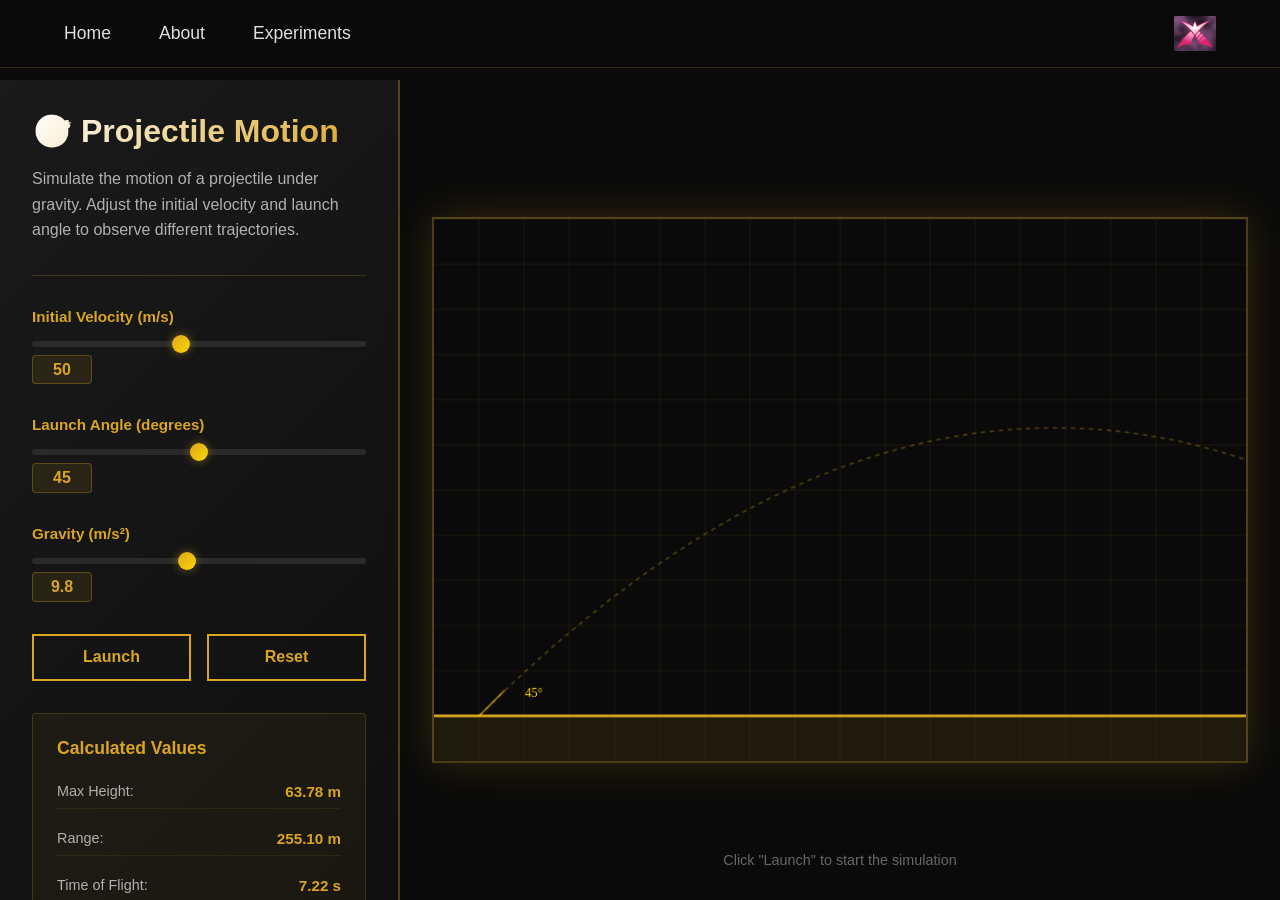
<file: pages/experiments-pages/projectile.html>
<!DOCTYPE html>
<html lang="en">
<head>
    <meta charset="UTF-8">
    <meta name="viewport" content="width=device-width, initial-scale=1.0">
    <title>Projectile Motion - Virtual Physics Lab</title>
    <link rel="stylesheet" href="../../css/projectile.css">
</head>
<body>
    
    <nav>
        <ul class="nav-links">
            <li><a href="../index.html">Home</a></li>
            <li><a href="../about.html">About</a></li>
            <li><a href="../index.html#experiments">Experiments</a></li>
        </ul>
        <div class="logo"><img src="../../assets/icons/DMaxLogo.png" alt="logo"></div>
    </nav>

    <main class="experiment-container">
        <aside class="controls-panel">
            <h2 class="panel-title">🎯 Projectile Motion</h2>
            <p class="description">
                Simulate the motion of a projectile under gravity. Adjust the initial velocity and launch angle to observe different trajectories.
            </p>

            <div class="control-group">
                <label for="velocity">Initial Velocity (m/s)</label>
                <input type="range" id="velocity" min="10" max="100" value="50" step="1">
                <span class="value-display" id="velocityValue">50</span>
            </div>

            <div class="control-group">
                <label for="angle">Launch Angle (degrees)</label>
                <input type="range" id="angle" min="0" max="90" value="45" step="1">
                <span class="value-display" id="angleValue">45</span>
            </div>

            <div class="control-group">
                <label for="gravity">Gravity (m/s²)</label>
                <input type="range" id="gravity" min="1" max="20" value="9.8" step="0.1">
                <span class="value-display" id="gravityValue">9.8</span>
            </div>

            <div class="button-group">
                <button id="launchBtn" class="primary-btn">Launch</button>
                <button id="resetBtn" class="secondary-btn">Reset</button>
            </div>

            <div class="info-panel">
                <h3>Calculated Values</h3>
                <div class="info-item">
                    <span class="info-label">Max Height:</span>
                    <span class="info-value" id="maxHeight">0.00 m</span>
                </div>
                <div class="info-item">
                    <span class="info-label">Range:</span>
                    <span class="info-value" id="range">0.00 m</span>
                </div>
                <div class="info-item">
                    <span class="info-label">Time of Flight:</span>
                    <span class="info-value" id="flightTime">0.00 s</span>
                </div>
                <div class="info-item">
                    <span class="info-label">Current Height:</span>
                    <span class="info-value" id="currentHeight">0.00 m</span>
                </div>
            </div>

            <div class="toggle-group">
                <label class="toggle-label">
                    <input type="checkbox" id="showTrajectory" checked>
                    <span>Show Trajectory Path</span>
                </label>
                <label class="toggle-label">
                    <input type="checkbox" id="showVectors">
                    <span>Show Velocity Vectors</span>
                </label>
            </div>
        </aside>

        <section class="canvas-panel">
            <canvas id="simulationCanvas"></canvas>
            <div class="canvas-info">
                <p>Click "Launch" to start the simulation</p>
            </div>
        </section>
    </main>

    <script src="../../js/projectile.js"></script>
</body>
</html>
</file>
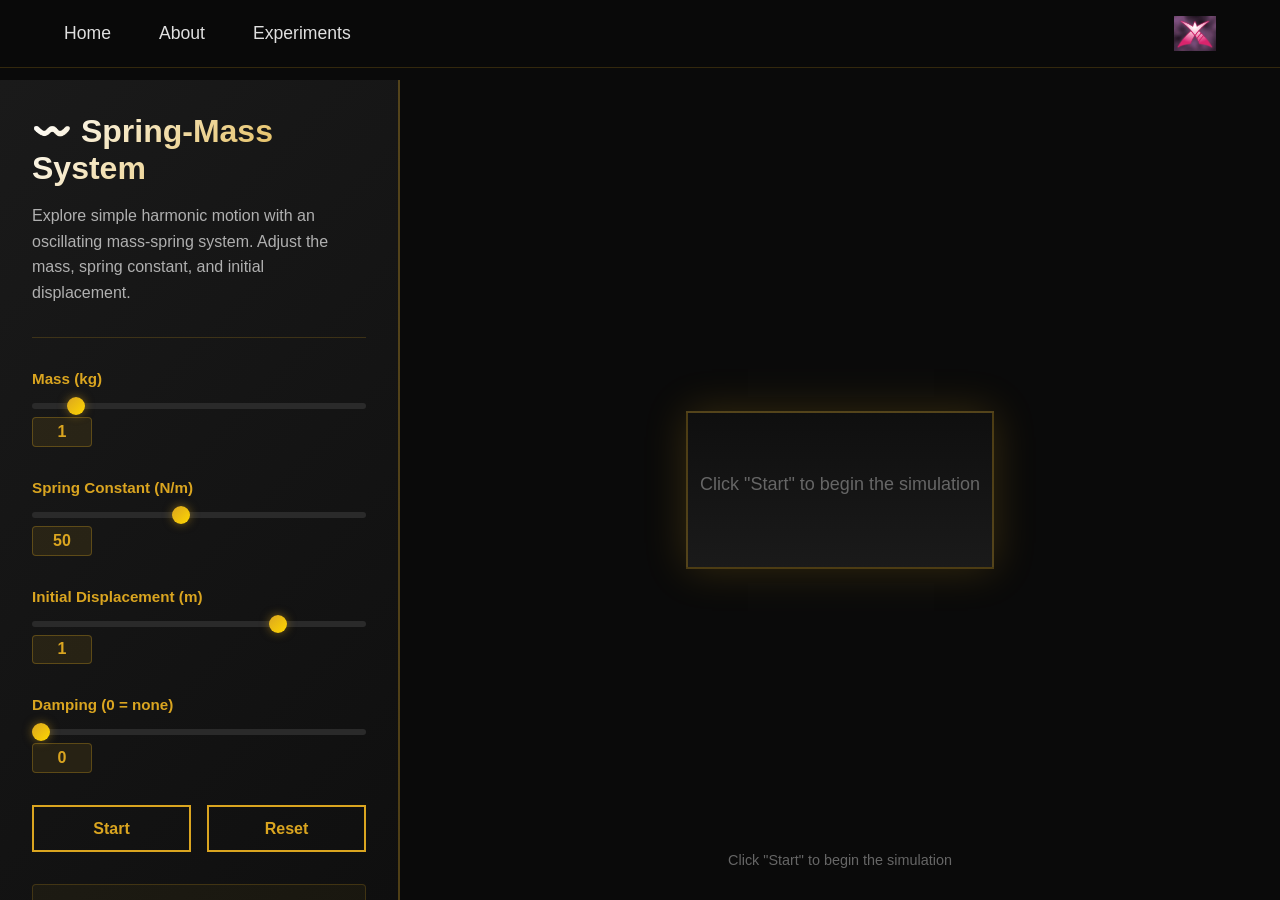
<file: pages/experiments-pages/spring-mass.html>
<!DOCTYPE html>
<html lang="en">
<head>
    <meta charset="UTF-8">
    <meta name="viewport" content="width=device-width, initial-scale=1.0">
    <title>Spring-Mass System - Virtual Physics Lab</title>
    <link rel="stylesheet" href="../../css/spring-mass.css">
</head>
<body>
    
    <nav>
        <ul class="nav-links">
            <li><a href="../index.html">Home</a></li>
            <li><a href="../about.html">About</a></li>
            <li><a href="../index.html#experiments">Experiments</a></li>
        </ul>
        <div class="logo"><img src="../../assets/icons/DMaxLogo.png" alt="logo"></div>
    </nav>

    <main class="experiment-container">
        <aside class="controls-panel">
            <h2 class="panel-title">〰️ Spring-Mass System</h2>
            <p class="description">
                Explore simple harmonic motion with an oscillating mass-spring system. Adjust the mass, spring constant, and initial displacement.
            </p>

            <div class="control-group">
                <label for="mass">Mass (kg)</label>
                <input type="range" id="mass" min="0.5" max="5" value="1" step="0.1">
                <span class="value-display" id="massValue">1</span>
            </div>

            <div class="control-group">
                <label for="springConstant">Spring Constant (N/m)</label>
                <input type="range" id="springConstant" min="10" max="100" value="50" step="5">
                <span class="value-display" id="springConstantValue">50</span>
            </div>

            <div class="control-group">
                <label for="displacement">Initial Displacement (m)</label>
                <input type="range" id="displacement" min="-2" max="2" value="1" step="0.1">
                <span class="value-display" id="displacementValue">1</span>
            </div>

            <div class="control-group">
                <label for="friction">Damping (0 = none)</label>
                <input type="range" id="friction" min="0" max="0.3" value="0" step="0.01">
                <span class="value-display" id="frictionValue">0</span>
            </div>

            <div class="button-group">
                <button id="startBtn" class="primary-btn">Start</button>
                <button id="resetBtn" class="secondary-btn">Reset</button>
            </div>

            <div class="info-panel">
                <h3>Calculated Values</h3>
                <div class="info-item">
                    <span class="info-label">Frequency (Hz):</span>
                    <span class="info-value" id="frequency">0.00</span>
                </div>
                <div class="info-item">
                    <span class="info-label">Period (s):</span>
                    <span class="info-value" id="period">0.00</span>
                </div>
                <div class="info-item">
                    <span class="info-label">Current Position:</span>
                    <span class="info-value" id="currentPosition">0.00 m</span>
                </div>
                <div class="info-item">
                    <span class="info-label">Energy:</span>
                    <span class="info-value" id="currentEnergy">0.00 J</span>
                </div>
            </div>

            <div class="toggle-group">
                <label class="toggle-label">
                    <input type="checkbox" id="showPath" checked>
                    <span>Show Path</span>
                </label>
                <label class="toggle-label">
                    <input type="checkbox" id="showEnergy">
                    <span>Show Energy Plot</span>
                </label>
            </div>
        </aside>

        <section class="canvas-panel">
            <canvas id="simulationCanvas"></canvas>
            <div class="canvas-info">
                <p>Click "Start" to begin the simulation</p>
            </div>
        </section>
    </main>

    <script src="../../js/spring-mass.js"></script>
</body>
</html>
</file>
<file: css/style.css>
* {
    margin: 0;
    padding: 0;
    box-sizing: border-box;
}

body {
    background: #0a0a0a;
    color: #e0e0e0;
    font-family: 'Segoe UI', Tahoma, Geneva, Verdana, sans-serif;
    overflow-x: hidden;
}

nav {
    position: fixed;
    top: 0;
    height: 100px;
    width: 100%;
    display: flex;
    justify-content: space-between;
    align-items: center;
    padding: 1rem 4rem;
    background: rgba(10, 10, 10, 0.95);
    backdrop-filter: blur(10px);
    z-index: 1000;
    border-bottom: 1px solid rgba(218, 165, 32, 0.2);
}

.nav-links {
    display: flex;
    gap: 3rem;
    list-style: none;
}

.nav-links a {
    color: #e0e0e0;
    text-decoration: none;
    font-size: 1.1rem;
    font-weight: 500;
    position: relative;
    transition: color 0.3s;
}

.nav-links a::after {
    content: '';
    position: absolute;
    bottom: -5px;
    left: 0;
    width: 0;
    height: 2px;
    background: linear-gradient(90deg, #daa520, #ffd700);
    transition: width 0.3s;
}

.nav-links a:hover {
    color: #daa520;
}

.nav-links a:hover::after {
    width: 100%;
}

.logo {
    height: 35px;
    width: auto;
    display: flex;
    align-items: center;
}

.logo img {
    height: 100%;
    width: auto;
    object-fit: contain;
}

.hero {
    min-height: 100vh;
    display: flex;
    align-items: center;
    justify-content: center;
    padding: 8rem 4rem 4rem;
    background: radial-gradient(ellipse at top, #1a1a1a 0%, #0a0a0a 50%);
    position: relative;
}

.hero::before {
    content: '';
    position: absolute;
    top: 0;
    left: 0;
    right: 0;
    bottom: 0;
    background: 
        radial-gradient(circle at 20% 50%, rgba(218, 165, 32, 0.1) 0%, transparent 50%),
        radial-gradient(circle at 80% 80%, rgba(255, 215, 0, 0.1) 0%, transparent 50%);
    pointer-events: none;
}

.hero-content {
    max-width: 900px;
    text-align: center;
    position: relative;
    z-index: 1;
}

.hero h1 {
    font-size: 4.5rem;
    margin-bottom: 1.5rem;
    background: linear-gradient(135deg, #ffffff, #daa520);
    -webkit-background-clip: text;
    -webkit-text-fill-color: transparent;
    background-clip: text;
    line-height: 1.2;
    text-shadow: 0 0 40px rgba(218, 165, 32, 0.3);
}

.hero p {
    font-size: 1.3rem;
    line-height: 1.8;
    color: #b0b0b0;
    margin-bottom: 2rem;
}

.cta-button {
    display: inline-block;
    padding: 1rem 2.5rem;
    background: transparent;
    color: #daa520;
    border: 2px solid #daa520;
    text-decoration: none;
    font-size: 1.1rem;
    font-weight: 600;
    transition: all 0.3s;
    position: relative;
    overflow: hidden;
}

.cta-button::before {
    content: '';
    position: absolute;
    top: 0;
    left: -100%;
    width: 100%;
    height: 100%;
    background: linear-gradient(90deg, transparent, rgba(218, 165, 32, 0.2), transparent);
    transition: left 0.5s;
}

.cta-button:hover::before {
    left: 100%;
}

.cta-button:hover {
    background: rgba(218, 165, 32, 0.1);
    box-shadow: 0 0 20px rgba(218, 165, 32, 0.4);
}

.experiments-section {
    min-height: 100vh;
    padding: 6rem 4rem;
    position: relative;
}

.section-title {
    font-size: 3rem;
    text-align: center;
    margin-bottom: 4rem;
    background: linear-gradient(135deg, #ffffff, #daa520);
    -webkit-background-clip: text;
    -webkit-text-fill-color: transparent;
    background-clip: text;
}

.experiments-grid {
    display: grid;
    grid-template-columns: repeat(auto-fit, minmax(250px, 1fr));
    gap: 3rem;
    max-width: 1200px;
    margin: 0 auto;
    opacity: 0;
    transform: translateX(100px);
    transition: all 0.8s ease-out;
}

.experiments-grid.visible {
    opacity: 1;
    transform: translateX(0);
}

.experiment-card {
    background: linear-gradient(135deg, #1a1a1a, #0f0f0f);
    border: 2px solid rgba(218, 165, 32, 0.3);
    padding: 2rem;
    text-align: center;
    transition: all 0.3s;
    cursor: pointer;
    position: relative;
    overflow: hidden;
}

.experiment-card::before {
    content: '';
    position: absolute;
    top: 0;
    left: 0;
    right: 0;
    bottom: 0;
    background: linear-gradient(135deg, rgba(218, 165, 32, 0.1), transparent);
    opacity: 0;
    transition: opacity 0.3s;
}

.experiment-card:hover::before {
    opacity: 1;
}

.experiment-card:hover {
    transform: translateY(-10px);
    border-color: #daa520;
    box-shadow: 0 10px 40px rgba(218, 165, 32, 0.3);
}

.experiment-icon {
    width: 120px;
    height: 120px;
    margin: 0 auto 1.5rem;
    display: flex;
    align-items: center;
    justify-content: center;
    font-size: 3.5rem;
    border: 3px solid rgba(218, 165, 32, 0.5);
    border-radius: 50%;
    background: radial-gradient(circle, rgba(218, 165, 32, 0.1), transparent);
    transition: all 0.3s;
    position: relative;
    z-index: 1;
}

.experiment-card:hover .experiment-icon {
    border-color: #daa520;
    box-shadow: 0 0 30px rgba(218, 165, 32, 0.5);
    transform: rotate(360deg);
}

.experiment-name {
    font-size: 1.3rem;
    font-weight: 600;
    color: #e0e0e0;
    position: relative;
    z-index: 1;
}

.crack-line {
    position: absolute;
    height: 2px;
    background: linear-gradient(90deg, transparent, #daa520, transparent);
    opacity: 0.3;
}

.crack-1 {
    top: 30%;
    left: 0;
    width: 40%;
    transform: rotate(-5deg);
}

.crack-2 {
    bottom: 40%;
    right: 0;
    width: 35%;
    transform: rotate(5deg);
}

@media (max-width: 768px) {
    nav {
        padding: 1rem 2rem;
    }

    .nav-links {
        gap: 1.5rem;
    }

    .hero h1 {
        font-size: 3rem;
    }

    .hero p {
        font-size: 1.1rem;
    }

    .experiments-grid {
        grid-template-columns: 1fr;
        gap: 2rem;
    }

}
</file>
<file: css/projectile.css>
* {
    margin: 0;
    padding: 0;
    box-sizing: border-box;
}

body {
    background: #0a0a0a;
    color: #e0e0e0;
    font-family: 'Segoe UI', Tahoma, Geneva, Verdana, sans-serif;
    overflow-x: hidden;
}

nav {
    position: fixed;
    top: 0;
    width: 100%;
    display: flex;
    justify-content: space-between;
    align-items: center;
    padding: 1rem 4rem;
    background: rgba(10, 10, 10, 0.95);
    backdrop-filter: blur(10px);
    z-index: 1000;
    border-bottom: 1px solid rgba(218, 165, 32, 0.2);
}

.nav-links {
    display: flex;
    gap: 3rem;
    list-style: none;
}

.nav-links a {
    color: #e0e0e0;
    text-decoration: none;
    font-size: 1.1rem;
    font-weight: 500;
    position: relative;
    transition: color 0.3s;
}

.nav-links a::after {
    content: '';
    position: absolute;
    bottom: -5px;
    left: 0;
    width: 0;
    height: 2px;
    background: linear-gradient(90deg, #daa520, #ffd700);
    transition: width 0.3s;
}

.nav-links a:hover {
    color: #daa520;
}

.nav-links a:hover::after {
    width: 100%;
}

.logo {
    height: 35px;
    width: auto;
    display: flex;
    align-items: center;
}

.logo img {
    height: 100%;
    width: auto;
    object-fit: contain;
}

.experiment-container {
    display: grid;
    grid-template-columns: 400px 1fr;
    height: 100vh;
    padding-top: 80px;
    gap: 0;
}

.controls-panel {
    background: linear-gradient(135deg, #1a1a1a, #0f0f0f);
    border-right: 2px solid rgba(218, 165, 32, 0.3);
    padding: 2rem;
    overflow-y: auto;
    height: calc(100vh - 80px);
}

.panel-title {
    font-size: 2rem;
    margin-bottom: 1rem;
    background: linear-gradient(135deg, #ffffff, #daa520);
    -webkit-background-clip: text;
    -webkit-text-fill-color: transparent;
    background-clip: text;
}

.description {
    color: #b0b0b0;
    line-height: 1.6;
    margin-bottom: 2rem;
    padding-bottom: 2rem;
    border-bottom: 1px solid rgba(218, 165, 32, 0.2);
}

.control-group {
    margin-bottom: 2rem;
}

.control-group label {
    display: block;
    color: #daa520;
    font-weight: 600;
    margin-bottom: 0.5rem;
    font-size: 0.95rem;
}

.control-group input[type="range"] {
    width: 100%;
    height: 6px;
    background: #2a2a2a;
    border-radius: 3px;
    outline: none;
    -webkit-appearance: none;
    margin-bottom: 0.5rem;
}

.control-group input[type="range"]::-webkit-slider-thumb {
    -webkit-appearance: none;
    appearance: none;
    width: 18px;
    height: 18px;
    background: linear-gradient(135deg, #daa520, #ffd700);
    border-radius: 50%;
    cursor: pointer;
    box-shadow: 0 0 10px rgba(218, 165, 32, 0.5);
}

.control-group input[type="range"]::-moz-range-thumb {
    width: 18px;
    height: 18px;
    background: linear-gradient(135deg, #daa520, #ffd700);
    border-radius: 50%;
    cursor: pointer;
    border: none;
    box-shadow: 0 0 10px rgba(218, 165, 32, 0.5);
}

.value-display {
    display: inline-block;
    background: rgba(218, 165, 32, 0.1);
    color: #daa520;
    padding: 0.3rem 0.8rem;
    border-radius: 4px;
    font-weight: 600;
    border: 1px solid rgba(218, 165, 32, 0.3);
    min-width: 60px;
    text-align: center;
}

.button-group {
    display: flex;
    gap: 1rem;
    margin: 2rem 0;
}

.primary-btn, .secondary-btn {
    flex: 1;
    padding: 0.8rem 1.5rem;
    font-size: 1rem;
    font-weight: 600;
    border: 2px solid #daa520;
    background: transparent;
    color: #daa520;
    cursor: pointer;
    transition: all 0.3s;
    position: relative;
    overflow: hidden;
}

.primary-btn::before, .secondary-btn::before {
    content: '';
    position: absolute;
    top: 0;
    left: -100%;
    width: 100%;
    height: 100%;
    background: rgba(218, 165, 32, 0.2);
    transition: left 0.3s;
}

.primary-btn:hover::before, .secondary-btn:hover::before {
    left: 0;
}

.primary-btn:hover, .secondary-btn:hover {
    background: rgba(218, 165, 32, 0.1);
    box-shadow: 0 0 20px rgba(218, 165, 32, 0.4);
}

.primary-btn:active, .secondary-btn:active {
    transform: scale(0.98);
}

.info-panel {
    background: rgba(218, 165, 32, 0.05);
    border: 1px solid rgba(218, 165, 32, 0.2);
    padding: 1.5rem;
    border-radius: 4px;
    margin: 2rem 0;
}

.info-panel h3 {
    color: #daa520;
    margin-bottom: 1rem;
    font-size: 1.1rem;
}

.info-item {
    display: flex;
    justify-content: space-between;
    margin-bottom: 0.8rem;
    padding: 0.5rem 0;
    border-bottom: 1px solid rgba(218, 165, 32, 0.1);
}

.info-item:last-child {
    border-bottom: none;
}

.info-label {
    color: #b0b0b0;
    font-size: 0.9rem;
}

.info-value {
    color: #daa520;
    font-weight: 600;
    font-size: 0.95rem;
}

.toggle-group {
    margin-top: 2rem;
    padding-top: 2rem;
    border-top: 1px solid rgba(218, 165, 32, 0.2);
}

.toggle-label {
    display: flex;
    align-items: center;
    margin-bottom: 1rem;
    cursor: pointer;
    color: #b0b0b0;
    transition: color 0.3s;
}

.toggle-label:hover {
    color: #daa520;
}

.toggle-label input[type="checkbox"] {
    margin-right: 0.8rem;
    width: 18px;
    height: 18px;
    cursor: pointer;
    accent-color: #daa520;
}

.canvas-panel {
    background: #0a0a0a;
    display: flex;
    flex-direction: column;
    align-items: center;
    justify-content: center;
    position: relative;
    padding: 2rem;
}

#simulationCanvas {
    border: 2px solid rgba(218, 165, 32, 0.3);
    background: linear-gradient(to bottom, #0f0f0f, #1a1a1a);
    max-width: 100%;
    max-height: calc(100vh - 180px);
    box-shadow: 0 0 40px rgba(218, 165, 32, 0.2);
}

.canvas-info {
    position: absolute;
    bottom: 2rem;
    color: #666;
    font-size: 0.9rem;
    text-align: center;
}

.controls-panel::-webkit-scrollbar {
    width: 8px;
}

.controls-panel::-webkit-scrollbar-track {
    background: #0f0f0f;
}

.controls-panel::-webkit-scrollbar-thumb {
    background: rgba(218, 165, 32, 0.3);
    border-radius: 4px;
}

.controls-panel::-webkit-scrollbar-thumb:hover {
    background: rgba(218, 165, 32, 0.5);
}

@media (max-width: 1024px) {
    .experiment-container {
        grid-template-columns: 1fr;
        grid-template-rows: auto 1fr;
    }

    .controls-panel {
        height: auto;
        border-right: none;
        border-bottom: 2px solid rgba(218, 165, 32, 0.3);
    }

    nav {
        padding: 1rem 2rem;
    }

    .nav-links {
        gap: 1.5rem;
    }
}

@media (max-width: 768px) {
    .panel-title {
        font-size: 1.5rem;
    }

    .button-group {
        flex-direction: column;
    }

    .primary-btn, .secondary-btn {
        width: 100%;
    }
}
</file>
<file: css/collision.css>
* {
    margin: 0;
    padding: 0;
    box-sizing: border-box;
}

body {
    background: #0a0a0a;
    color: #e0e0e0;
    font-family: 'Segoe UI', Tahoma, Geneva, Verdana, sans-serif;
    overflow-x: hidden;
}

nav {
    position: fixed;
    top: 0;
    width: 100%;
    display: flex;
    justify-content: space-between;
    align-items: center;
    padding: 1rem 4rem;
    background: rgba(10, 10, 10, 0.95);
    backdrop-filter: blur(10px);
    z-index: 1000;
    border-bottom: 1px solid rgba(218, 165, 32, 0.2);
}

.nav-links {
    display: flex;
    gap: 3rem;
    list-style: none;
}

.nav-links a {
    color: #e0e0e0;
    text-decoration: none;
    font-size: 1.1rem;
    font-weight: 500;
    position: relative;
    transition: color 0.3s;
}

.nav-links a::after {
    content: '';
    position: absolute;
    bottom: -5px;
    left: 0;
    width: 0;
    height: 2px;
    background: linear-gradient(90deg, #daa520, #ffd700);
    transition: width 0.3s;
}

.nav-links a:hover {
    color: #daa520;
}

.nav-links a:hover::after {
    width: 100%;
}

.logo {
    height: 35px;
    width: auto;
    display: flex;
    align-items: center;
}

.logo img {
    height: 100%;
    width: auto;
    object-fit: contain;
}

.experiment-container {
    display: grid;
    grid-template-columns: 400px 1fr;
    height: 100vh;
    padding-top: 80px;
    gap: 0;
}

.controls-panel {
    background: linear-gradient(135deg, #1a1a1a, #0f0f0f);
    border-right: 2px solid rgba(218, 165, 32, 0.3);
    padding: 2rem;
    overflow-y: auto;
    height: calc(100vh - 80px);
}

.panel-title {
    font-size: 2rem;
    margin-bottom: 1rem;
    background: linear-gradient(135deg, #ffffff, #daa520);
    -webkit-background-clip: text;
    -webkit-text-fill-color: transparent;
    background-clip: text;
}

.description {
    color: #b0b0b0;
    line-height: 1.6;
    margin-bottom: 2rem;
    padding-bottom: 2rem;
    border-bottom: 1px solid rgba(218, 165, 32, 0.2);
}

.control-group {
    margin-bottom: 2rem;
}

.control-group label {
    display: block;
    color: #daa520;
    font-weight: 600;
    margin-bottom: 0.5rem;
    font-size: 0.95rem;
}

.control-group input[type="range"] {
    width: 100%;
    height: 6px;
    background: #2a2a2a;
    border-radius: 3px;
    outline: none;
    -webkit-appearance: none;
    margin-bottom: 0.5rem;
}

.control-group input[type="range"]::-webkit-slider-thumb {
    -webkit-appearance: none;
    appearance: none;
    width: 18px;
    height: 18px;
    background: linear-gradient(135deg, #daa520, #ffd700);
    border-radius: 50%;
    cursor: pointer;
    box-shadow: 0 0 10px rgba(218, 165, 32, 0.5);
}

.control-group input[type="range"]::-moz-range-thumb {
    width: 18px;
    height: 18px;
    background: linear-gradient(135deg, #daa520, #ffd700);
    border-radius: 50%;
    cursor: pointer;
    border: none;
    box-shadow: 0 0 10px rgba(218, 165, 32, 0.5);
}

.value-display {
    display: inline-block;
    background: rgba(218, 165, 32, 0.1);
    color: #daa520;
    padding: 0.3rem 0.8rem;
    border-radius: 4px;
    font-weight: 600;
    border: 1px solid rgba(218, 165, 32, 0.3);
    min-width: 60px;
    text-align: center;
}

.button-group {
    display: flex;
    gap: 1rem;
    margin: 2rem 0;
}

.primary-btn, .secondary-btn {
    flex: 1;
    padding: 0.8rem 1.5rem;
    font-size: 1rem;
    font-weight: 600;
    border: 2px solid #daa520;
    background: transparent;
    color: #daa520;
    cursor: pointer;
    transition: all 0.3s;
    position: relative;
    overflow: hidden;
}

.primary-btn::before, .secondary-btn::before {
    content: '';
    position: absolute;
    top: 0;
    left: -100%;
    width: 100%;
    height: 100%;
    background: rgba(218, 165, 32, 0.2);
    transition: left 0.3s;
}

.primary-btn:hover::before, .secondary-btn:hover::before {
    left: 0;
}

.primary-btn:hover, .secondary-btn:hover {
    background: rgba(218, 165, 32, 0.1);
    box-shadow: 0 0 20px rgba(218, 165, 32, 0.4);
}

.primary-btn:active, .secondary-btn:active {
    transform: scale(0.98);
}

.info-panel {
    background: rgba(218, 165, 32, 0.05);
    border: 1px solid rgba(218, 165, 32, 0.2);
    padding: 1.5rem;
    border-radius: 4px;
    margin: 2rem 0;
}

.info-panel h3 {
    color: #daa520;
    margin-bottom: 1rem;
    font-size: 1.1rem;
}

.info-item {
    display: flex;
    justify-content: space-between;
    margin-bottom: 0.8rem;
    padding: 0.5rem 0;
    border-bottom: 1px solid rgba(218, 165, 32, 0.1);
}

.info-item:last-child {
    border-bottom: none;
}

.info-label {
    color: #b0b0b0;
    font-size: 0.9rem;
}

.info-value {
    color: #daa520;
    font-weight: 600;
    font-size: 0.95rem;
}

.toggle-group {
    margin-top: 2rem;
    padding-top: 2rem;
    border-top: 1px solid rgba(218, 165, 32, 0.2);
}

.toggle-label {
    display: flex;
    align-items: center;
    margin-bottom: 1rem;
    cursor: pointer;
    color: #b0b0b0;
    transition: color 0.3s;
}

.toggle-label:hover {
    color: #daa520;
}

.toggle-label input[type="checkbox"] {
    margin-right: 0.8rem;
    width: 18px;
    height: 18px;
    cursor: pointer;
    accent-color: #daa520;
}

.canvas-panel {
    background: #0a0a0a;
    display: flex;
    flex-direction: column;
    align-items: center;
    justify-content: center;
    position: relative;
    padding: 2rem;
}

#simulationCanvas {
    border: 2px solid rgba(218, 165, 32, 0.3);
    background: linear-gradient(to bottom, #0f0f0f, #1a1a1a);
    max-width: 100%;
    max-height: calc(100vh - 180px);
    box-shadow: 0 0 40px rgba(218, 165, 32, 0.2);
}

.canvas-info {
    position: absolute;
    bottom: 2rem;
    color: #666;
    font-size: 0.9rem;
    text-align: center;
}

.controls-panel::-webkit-scrollbar {
    width: 8px;
}

.controls-panel::-webkit-scrollbar-track {
    background: #0f0f0f;
}

.controls-panel::-webkit-scrollbar-thumb {
    background: rgba(218, 165, 32, 0.3);
    border-radius: 4px;
}

.controls-panel::-webkit-scrollbar-thumb:hover {
    background: rgba(218, 165, 32, 0.5);
}

@media (max-width: 1024px) {
    .experiment-container {
        grid-template-columns: 1fr;
        grid-template-rows: auto 1fr;
    }

    .controls-panel {
        height: auto;
        border-right: none;
        border-bottom: 2px solid rgba(218, 165, 32, 0.3);
    }

    nav {
        padding: 1rem 2rem;
    }

    .nav-links {
        gap: 1.5rem;
    }
}

@media (max-width: 768px) {
    .panel-title {
        font-size: 1.5rem;
    }

    .button-group {
        flex-direction: column;
    }

    .primary-btn, .secondary-btn {
        width: 100%;
    }
}
</file>
<file: css/double-pendulum.css>
* {
    margin: 0;
    padding: 0;
    box-sizing: border-box;
}

body {
    background: #0a0a0a;
    color: #e0e0e0;
    font-family: 'Segoe UI', Tahoma, Geneva, Verdana, sans-serif;
    overflow-x: hidden;
}

nav {
    position: fixed;
    top: 0;
    width: 100%;
    display: flex;
    justify-content: space-between;
    align-items: center;
    padding: 1rem 4rem;
    background: rgba(10, 10, 10, 0.95);
    backdrop-filter: blur(10px);
    z-index: 1000;
    border-bottom: 1px solid rgba(218, 165, 32, 0.2);
}

.nav-links {
    display: flex;
    gap: 3rem;
    list-style: none;
}

.nav-links a {
    color: #e0e0e0;
    text-decoration: none;
    font-size: 1.1rem;
    font-weight: 500;
    position: relative;
    transition: color 0.3s;
}

.nav-links a::after {
    content: '';
    position: absolute;
    bottom: -5px;
    left: 0;
    width: 0;
    height: 2px;
    background: linear-gradient(90deg, #daa520, #ffd700);
    transition: width 0.3s;
}

.nav-links a:hover {
    color: #daa520;
}

.nav-links a:hover::after {
    width: 100%;
}

.logo {
    height: 35px;
    width: auto;
    display: flex;
    align-items: center;
}

.logo img {
    height: 100%;
    width: auto;
    object-fit: contain;
}

.experiment-container {
    display: grid;
    grid-template-columns: 400px 1fr;
    height: 100vh;
    padding-top: 80px;
    gap: 0;
}

.controls-panel {
    background: linear-gradient(135deg, #1a1a1a, #0f0f0f);
    border-right: 2px solid rgba(218, 165, 32, 0.3);
    padding: 2rem;
    overflow-y: auto;
    height: calc(100vh - 80px);
}

.panel-title {
    font-size: 2rem;
    margin-bottom: 1rem;
    background: linear-gradient(135deg, #ffffff, #daa520);
    -webkit-background-clip: text;
    -webkit-text-fill-color: transparent;
    background-clip: text;
}

.description {
    color: #b0b0b0;
    line-height: 1.6;
    margin-bottom: 2rem;
    padding-bottom: 2rem;
    border-bottom: 1px solid rgba(218, 165, 32, 0.2);
}

.control-group {
    margin-bottom: 2rem;
}

.control-group label {
    display: block;
    color: #daa520;
    font-weight: 600;
    margin-bottom: 0.5rem;
    font-size: 0.95rem;
}

.control-group input[type="range"] {
    width: 100%;
    height: 6px;
    background: #2a2a2a;
    border-radius: 3px;
    outline: none;
    -webkit-appearance: none;
    margin-bottom: 0.5rem;
}

.control-group input[type="range"]::-webkit-slider-thumb {
    -webkit-appearance: none;
    appearance: none;
    width: 18px;
    height: 18px;
    background: linear-gradient(135deg, #daa520, #ffd700);
    border-radius: 50%;
    cursor: pointer;
    box-shadow: 0 0 10px rgba(218, 165, 32, 0.5);
}

.control-group input[type="range"]::-moz-range-thumb {
    width: 18px;
    height: 18px;
    background: linear-gradient(135deg, #daa520, #ffd700);
    border-radius: 50%;
    cursor: pointer;
    border: none;
    box-shadow: 0 0 10px rgba(218, 165, 32, 0.5);
}

.value-display {
    display: inline-block;
    background: rgba(218, 165, 32, 0.1);
    color: #daa520;
    padding: 0.3rem 0.8rem;
    border-radius: 4px;
    font-weight: 600;
    border: 1px solid rgba(218, 165, 32, 0.3);
    min-width: 60px;
    text-align: center;
}

.button-group {
    display: flex;
    gap: 1rem;
    margin: 2rem 0;
}

.primary-btn, .secondary-btn {
    flex: 1;
    padding: 0.8rem 1.5rem;
    font-size: 1rem;
    font-weight: 600;
    border: 2px solid #daa520;
    background: transparent;
    color: #daa520;
    cursor: pointer;
    transition: all 0.3s;
    position: relative;
    overflow: hidden;
}

.primary-btn::before, .secondary-btn::before {
    content: '';
    position: absolute;
    top: 0;
    left: -100%;
    width: 100%;
    height: 100%;
    background: rgba(218, 165, 32, 0.2);
    transition: left 0.3s;
}

.primary-btn:hover::before, .secondary-btn:hover::before {
    left: 0;
}

.primary-btn:hover, .secondary-btn:hover {
    background: rgba(218, 165, 32, 0.1);
    box-shadow: 0 0 20px rgba(218, 165, 32, 0.4);
}

.primary-btn:active, .secondary-btn:active {
    transform: scale(0.98);
}

.info-panel {
    background: rgba(218, 165, 32, 0.05);
    border: 1px solid rgba(218, 165, 32, 0.2);
    padding: 1.5rem;
    border-radius: 4px;
    margin: 2rem 0;
}

.info-panel h3 {
    color: #daa520;
    margin-bottom: 1rem;
    font-size: 1.1rem;
}

.info-item {
    display: flex;
    justify-content: space-between;
    margin-bottom: 0.8rem;
    padding: 0.5rem 0;
    border-bottom: 1px solid rgba(218, 165, 32, 0.1);
}

.info-item:last-child {
    border-bottom: none;
}

.info-label {
    color: #b0b0b0;
    font-size: 0.9rem;
}

.info-value {
    color: #daa520;
    font-weight: 600;
    font-size: 0.95rem;
}

.toggle-group {
    margin-top: 2rem;
    padding-top: 2rem;
    border-top: 1px solid rgba(218, 165, 32, 0.2);
}

.toggle-label {
    display: flex;
    align-items: center;
    margin-bottom: 1rem;
    cursor: pointer;
    color: #b0b0b0;
    transition: color 0.3s;
}

.toggle-label:hover {
    color: #daa520;
}

.toggle-label input[type="checkbox"] {
    margin-right: 0.8rem;
    width: 18px;
    height: 18px;
    cursor: pointer;
    accent-color: #daa520;
}

.canvas-panel {
    background: #0a0a0a;
    display: flex;
    flex-direction: column;
    align-items: center;
    justify-content: center;
    position: relative;
    padding: 2rem;
}

#simulationCanvas {
    border: 2px solid rgba(218, 165, 32, 0.3);
    background: linear-gradient(to bottom, #0f0f0f, #1a1a1a);
    max-width: 100%;
    max-height: calc(100vh - 180px);
    box-shadow: 0 0 40px rgba(218, 165, 32, 0.2);
}

.canvas-info {
    position: absolute;
    bottom: 2rem;
    color: #666;
    font-size: 0.9rem;
    text-align: center;
}

.controls-panel::-webkit-scrollbar {
    width: 8px;
}

.controls-panel::-webkit-scrollbar-track {
    background: #0f0f0f;
}

.controls-panel::-webkit-scrollbar-thumb {
    background: rgba(218, 165, 32, 0.3);
    border-radius: 4px;
}

.controls-panel::-webkit-scrollbar-thumb:hover {
    background: rgba(218, 165, 32, 0.5);
}

@media (max-width: 1024px) {
    .experiment-container {
        grid-template-columns: 1fr;
        grid-template-rows: auto 1fr;
    }

    .controls-panel {
        height: auto;
        border-right: none;
        border-bottom: 2px solid rgba(218, 165, 32, 0.3);
    }

    nav {
        padding: 1rem 2rem;
    }

    .nav-links {
        gap: 1.5rem;
    }
}

@media (max-width: 768px) {
    .panel-title {
        font-size: 1.5rem;
    }

    .button-group {
        flex-direction: column;
    }

    .primary-btn, .secondary-btn {
        width: 100%;
    }
}
</file>
<file: css/spring-mass.css>
* {
    margin: 0;
    padding: 0;
    box-sizing: border-box;
}

body {
    background: #0a0a0a;
    color: #e0e0e0;
    font-family: 'Segoe UI', Tahoma, Geneva, Verdana, sans-serif;
    overflow-x: hidden;
}

nav {
    position: fixed;
    top: 0;
    width: 100%;
    display: flex;
    justify-content: space-between;
    align-items: center;
    padding: 1rem 4rem;
    background: rgba(10, 10, 10, 0.95);
    backdrop-filter: blur(10px);
    z-index: 1000;
    border-bottom: 1px solid rgba(218, 165, 32, 0.2);
}

.nav-links {
    display: flex;
    gap: 3rem;
    list-style: none;
}

.nav-links a {
    color: #e0e0e0;
    text-decoration: none;
    font-size: 1.1rem;
    font-weight: 500;
    position: relative;
    transition: color 0.3s;
}

.nav-links a::after {
    content: '';
    position: absolute;
    bottom: -5px;
    left: 0;
    width: 0;
    height: 2px;
    background: linear-gradient(90deg, #daa520, #ffd700);
    transition: width 0.3s;
}

.nav-links a:hover {
    color: #daa520;
}

.nav-links a:hover::after {
    width: 100%;
}

.logo {
    height: 35px;
    width: auto;
    display: flex;
    align-items: center;
}

.logo img {
    height: 100%;
    width: auto;
    object-fit: contain;
}

.experiment-container {
    display: grid;
    grid-template-columns: 400px 1fr;
    height: 100vh;
    padding-top: 80px;
    gap: 0;
}

.controls-panel {
    background: linear-gradient(135deg, #1a1a1a, #0f0f0f);
    border-right: 2px solid rgba(218, 165, 32, 0.3);
    padding: 2rem;
    overflow-y: auto;
    height: calc(100vh - 80px);
}

.panel-title {
    font-size: 2rem;
    margin-bottom: 1rem;
    background: linear-gradient(135deg, #ffffff, #daa520);
    -webkit-background-clip: text;
    -webkit-text-fill-color: transparent;
    background-clip: text;
}

.description {
    color: #b0b0b0;
    line-height: 1.6;
    margin-bottom: 2rem;
    padding-bottom: 2rem;
    border-bottom: 1px solid rgba(218, 165, 32, 0.2);
}

.control-group {
    margin-bottom: 2rem;
}

.control-group label {
    display: block;
    color: #daa520;
    font-weight: 600;
    margin-bottom: 0.5rem;
    font-size: 0.95rem;
}

.control-group input[type="range"] {
    width: 100%;
    height: 6px;
    background: #2a2a2a;
    border-radius: 3px;
    outline: none;
    -webkit-appearance: none;
    margin-bottom: 0.5rem;
}

.control-group input[type="range"]::-webkit-slider-thumb {
    -webkit-appearance: none;
    appearance: none;
    width: 18px;
    height: 18px;
    background: linear-gradient(135deg, #daa520, #ffd700);
    border-radius: 50%;
    cursor: pointer;
    box-shadow: 0 0 10px rgba(218, 165, 32, 0.5);
}

.control-group input[type="range"]::-moz-range-thumb {
    width: 18px;
    height: 18px;
    background: linear-gradient(135deg, #daa520, #ffd700);
    border-radius: 50%;
    cursor: pointer;
    border: none;
    box-shadow: 0 0 10px rgba(218, 165, 32, 0.5);
}

.value-display {
    display: inline-block;
    background: rgba(218, 165, 32, 0.1);
    color: #daa520;
    padding: 0.3rem 0.8rem;
    border-radius: 4px;
    font-weight: 600;
    border: 1px solid rgba(218, 165, 32, 0.3);
    min-width: 60px;
    text-align: center;
}

.button-group {
    display: flex;
    gap: 1rem;
    margin: 2rem 0;
}

.primary-btn, .secondary-btn {
    flex: 1;
    padding: 0.8rem 1.5rem;
    font-size: 1rem;
    font-weight: 600;
    border: 2px solid #daa520;
    background: transparent;
    color: #daa520;
    cursor: pointer;
    transition: all 0.3s;
    position: relative;
    overflow: hidden;
}

.primary-btn::before, .secondary-btn::before {
    content: '';
    position: absolute;
    top: 0;
    left: -100%;
    width: 100%;
    height: 100%;
    background: rgba(218, 165, 32, 0.2);
    transition: left 0.3s;
}

.primary-btn:hover::before, .secondary-btn:hover::before {
    left: 0;
}

.primary-btn:hover, .secondary-btn:hover {
    background: rgba(218, 165, 32, 0.1);
    box-shadow: 0 0 20px rgba(218, 165, 32, 0.4);
}

.primary-btn:active, .secondary-btn:active {
    transform: scale(0.98);
}

.info-panel {
    background: rgba(218, 165, 32, 0.05);
    border: 1px solid rgba(218, 165, 32, 0.2);
    padding: 1.5rem;
    border-radius: 4px;
    margin: 2rem 0;
}

.info-panel h3 {
    color: #daa520;
    margin-bottom: 1rem;
    font-size: 1.1rem;
}

.info-item {
    display: flex;
    justify-content: space-between;
    margin-bottom: 0.8rem;
    padding: 0.5rem 0;
    border-bottom: 1px solid rgba(218, 165, 32, 0.1);
}

.info-item:last-child {
    border-bottom: none;
}

.info-label {
    color: #b0b0b0;
    font-size: 0.9rem;
}

.info-value {
    color: #daa520;
    font-weight: 600;
    font-size: 0.95rem;
}

.toggle-group {
    margin-top: 2rem;
    padding-top: 2rem;
    border-top: 1px solid rgba(218, 165, 32, 0.2);
}

.toggle-label {
    display: flex;
    align-items: center;
    margin-bottom: 1rem;
    cursor: pointer;
    color: #b0b0b0;
    transition: color 0.3s;
}

.toggle-label:hover {
    color: #daa520;
}

.toggle-label input[type="checkbox"] {
    margin-right: 0.8rem;
    width: 18px;
    height: 18px;
    cursor: pointer;
    accent-color: #daa520;
}

.canvas-panel {
    background: #0a0a0a;
    display: flex;
    flex-direction: column;
    align-items: center;
    justify-content: center;
    position: relative;
    padding: 2rem;
}

#simulationCanvas {
    border: 2px solid rgba(218, 165, 32, 0.3);
    background: linear-gradient(to bottom, #0f0f0f, #1a1a1a);
    max-width: 100%;
    max-height: calc(100vh - 180px);
    box-shadow: 0 0 40px rgba(218, 165, 32, 0.2);
}

.canvas-info {
    position: absolute;
    bottom: 2rem;
    color: #666;
    font-size: 0.9rem;
    text-align: center;
}

.controls-panel::-webkit-scrollbar {
    width: 8px;
}

.controls-panel::-webkit-scrollbar-track {
    background: #0f0f0f;
}

.controls-panel::-webkit-scrollbar-thumb {
    background: rgba(218, 165, 32, 0.3);
    border-radius: 4px;
}

.controls-panel::-webkit-scrollbar-thumb:hover {
    background: rgba(218, 165, 32, 0.5);
}

@media (max-width: 1024px) {
    .experiment-container {
        grid-template-columns: 1fr;
        grid-template-rows: auto 1fr;
    }

    .controls-panel {
        height: auto;
        border-right: none;
        border-bottom: 2px solid rgba(218, 165, 32, 0.3);
    }

    nav {
        padding: 1rem 2rem;
    }

    .nav-links {
        gap: 1.5rem;
    }
}

@media (max-width: 768px) {
    .panel-title {
        font-size: 1.5rem;
    }

    .button-group {
        flex-direction: column;
    }

    .primary-btn, .secondary-btn {
        width: 100%;
    }
}
</file>
